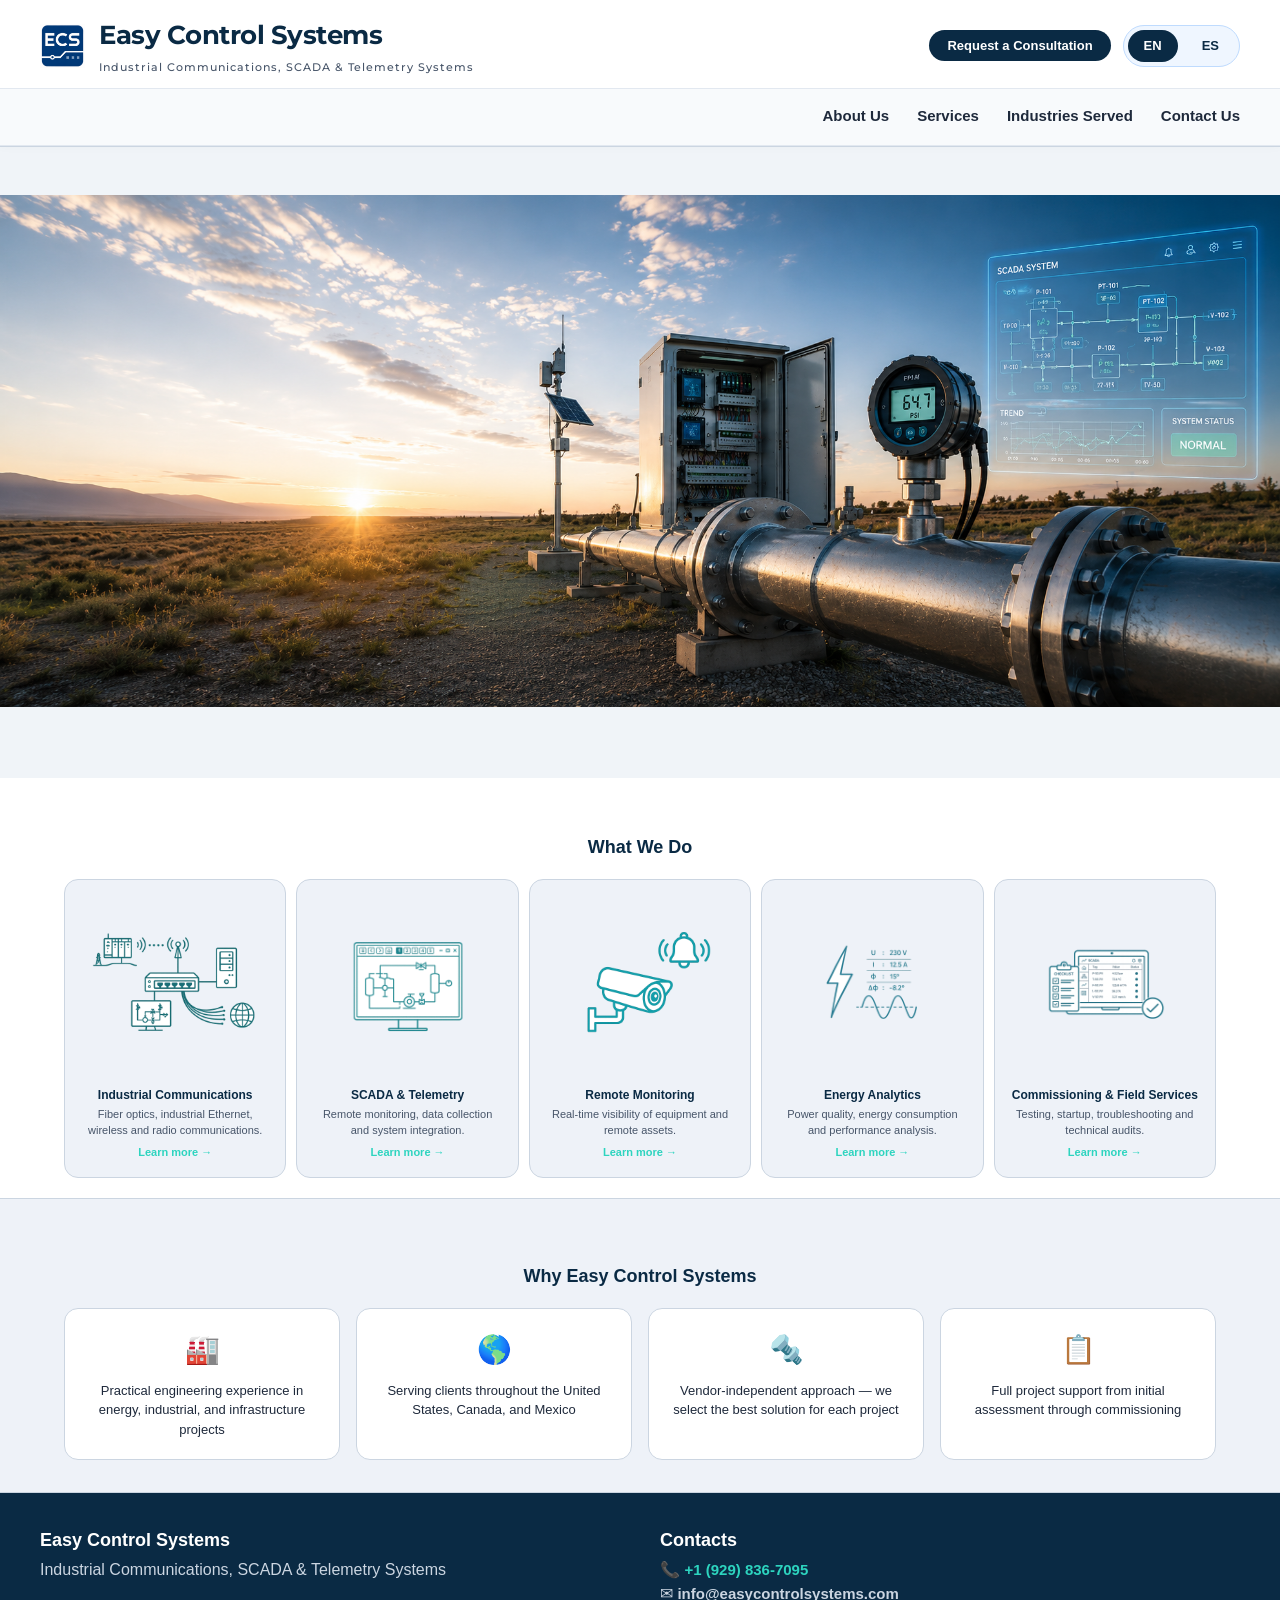
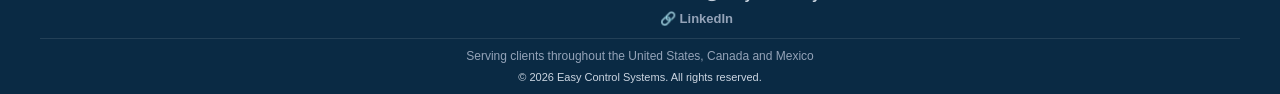
<file: index.html>
<!DOCTYPE html>
<html lang="en">
<head>
  <meta charset="UTF-8" />
  <meta name="viewport" content="width=device-width, initial-scale=1.0, user-scalable=no, maximum-scale=1.0" />
  <title>Easy Control Systems</title>
  <link rel="icon" href="ECS.png" />
  <link rel="shortcut icon" href="ECS.png" />
  <link href="https://fonts.googleapis.com/css2?family=Montserrat:wght@400;500;600;700;800&display=swap" rel="stylesheet">
  <link rel="stylesheet" href="style.css?v=7" />
</head>
<body>

<header>
  <div style="display: flex; justify-content: space-between; align-items: center; padding: 16px 40px 12px 40px;">
    <div style="display: flex; align-items: center; gap: 14px; cursor: pointer;" onclick="handleLogoClick()">
      <img src="ECS.png" alt="ECS logo" style="height: 44px; width: auto;" />
      <div class="logo">
        Easy Control Systems
        <div class="subtitle">Industrial Communications, SCADA &amp; Telemetry Systems</div>
      </div>
    </div>
    <div style="display:flex; align-items:center; gap:12px;">
    <button onclick="showWindow('contacts')" class="btn-consult">Request a Consultation</button>
    <div style="display:flex; gap:8px; background:#eff6ff; border:1px solid #bfdbfe; padding:4px; border-radius:40px; flex-shrink:0;">
      <a href="index.html" class="lang-link active">EN</a>
      <a href="es.html" class="lang-link">ES</a>
    </div>
    </div>
  </div>
  <div style="background: #f8fafc; padding: 10px 40px; border-top: 1px solid #e2e8f0; border-bottom: 1px solid #e2e8f0;">
    <nav style="display: flex; justify-content: flex-end; gap: 28px; flex-wrap: wrap;">
      <a href="#" data-window="about"      class="nav-link">About Us</a>
      <a href="#" data-window="services"   class="nav-link">Services</a>
      <a href="#" data-window="industries" class="nav-link">Industries Served</a>
      <a href="#" data-window="contacts"   class="nav-link">Contact Us</a>
    </nav>
  </div>
</header>

<!-- HOME BANNER -->
<div id="window-home" class="window-content active">
  <img src="Banner.png" alt="ECS Banner" />
</div>

<!-- WHAT WE DO -->
<section class="wwd-section" id="wwd-section">
  <div class="wwd-inner">
    <h2 class="wwd-heading">What We Do</h2>
    <div class="what-we-do-grid">
      <div class="wwd-card" onclick="navigateToSection('networks')">
        <div class="wwd-icon"><img src="01_Industria_Communications.png" alt="Industrial Communications" /></div>
        <div class="wwd-title">Industrial Communications</div>
        <div class="wwd-desc">Fiber optics, industrial Ethernet, wireless and radio communications.</div>
        <div class="wwd-arrow">Learn more →</div>
      </div>
      <div class="wwd-card" onclick="navigateToSection('scada')">
        <div class="wwd-icon"><img src="02_SCADA_Telemetry.png" alt="SCADA & Telemetry" /></div>
        <div class="wwd-title">SCADA &amp; Telemetry</div>
        <div class="wwd-desc">Remote monitoring, data collection and system integration.</div>
        <div class="wwd-arrow">Learn more →</div>
      </div>
      <div class="wwd-card" onclick="navigateToSection('monitoring')">
        <div class="wwd-icon"><img src="03_Remote_Monitoring.png" alt="Remote Monitoring" /></div>
        <div class="wwd-title">Remote Monitoring</div>
        <div class="wwd-desc">Real-time visibility of equipment and remote assets.</div>
        <div class="wwd-arrow">Learn more →</div>
      </div>
      <div class="wwd-card" onclick="navigateToSection('energy')">
        <div class="wwd-icon"><img src="04_Energy_Analytics.png" alt="Energy Analytics" /></div>
        <div class="wwd-title">Energy Analytics</div>
        <div class="wwd-desc">Power quality, energy consumption and performance analysis.</div>
        <div class="wwd-arrow">Learn more →</div>
      </div>
      <div class="wwd-card" onclick="navigateToSection('commissioning')">
        <div class="wwd-icon"><img src="05_Commissioning.png" alt="Commissioning" /></div>
        <div class="wwd-title">Commissioning &amp; Field Services</div>
        <div class="wwd-desc">Testing, startup, troubleshooting and technical audits.</div>
        <div class="wwd-arrow">Learn more →</div>
      </div>
    </div>
  </div>
</section>


<!-- WHY ECS -->
<section class="why-section" id="why-section">
  <div class="wwd-inner">
    <h2 class="wwd-heading">Why Easy Control Systems</h2>
    <div class="why-grid">
      <div class="why-item">
        <div class="why-icon">🏭</div>
        <div class="why-text">Practical engineering experience in energy, industrial, and infrastructure projects</div>
      </div>
      <div class="why-item">
        <div class="why-icon">🌎</div>
        <div class="why-text">Serving clients throughout the United States, Canada, and Mexico</div>
      </div>
      <div class="why-item">
        <div class="why-icon">🔩</div>
        <div class="why-text">Vendor-independent approach — we select the best solution for each project</div>
      </div>
      <div class="why-item">
        <div class="why-icon">📋</div>
        <div class="why-text">Full project support from initial assessment through commissioning</div>
      </div>
    </div>
  </div>
</section>

<main class="container">

  <div id="window-about" class="window-content">
    <h1>About Us</h1>

    <p>Easy Control Systems is an engineering company specializing in industrial communications, remote monitoring, SCADA, and telemetry systems.</p>
    <p>We help businesses gain reliable visibility into their operations, monitor remote assets, identify issues before they become costly failures, and make informed decisions based on real-time data.</p>
    <p>Our services include the design, implementation, modernization, and technical support of communication and automation systems for industrial, commercial, and infrastructure facilities.</p>
    <p>We work with projects of various sizes, ranging from small commercial operations to utility, energy, manufacturing, and remote industrial sites.</p>

    <h2>Our Approach</h2>
    <p>Every facility has unique requirements. That is why we do not offer one-size-fits-all solutions.</p>
    <p>Each project begins with a review of the existing infrastructure, operational requirements, and business objectives. Based on this assessment, we develop a practical engineering solution that delivers the required reliability, functionality, and long-term value.</p>
    <p>We focus on proven technologies and engineering practices that provide dependable performance and sustainable operation for years to come.</p>

    <h2>What Our Clients Gain</h2>
    <ul style="margin-left: 24px; margin-bottom: 20px;">
      <li>Improved reliability of equipment and critical systems</li>
      <li>Remote monitoring and control from virtually anywhere</li>
      <li>Early detection of faults and abnormal operating conditions</li>
      <li>Reduced operational and maintenance costs</li>
      <li>Centralized data collection, storage, and analysis</li>
      <li>Engineering support throughout the entire project lifecycle</li>
    </ul>

    <h2>Geographic Coverage</h2>
    <p>We provide engineering services throughout the United States, Canada, and Mexico.</p>

    <h2>Documentation and Support</h2>
    <p>Upon project completion, clients receive a complete set of technical documentation required for operation, maintenance, and future expansion of the system.</p>
    <p>When needed, we continue to provide technical support, system upgrades, and modernization services.</p>

    <div style="margin-top: 48px; padding: 32px; background: var(--ecs-light); border-radius: 16px; text-align: center;">
      <h3 style="color: var(--ecs-deep); margin-bottom: 12px;">Ready to Discuss Your Project?</h3>
      <p style="color: var(--ecs-text-light); margin-bottom: 24px;">Whether you need remote monitoring, SCADA integration, industrial communications, or modernization of an existing system, we would be glad to discuss your project and help identify the right solution.</p>
      <button onclick="showWindow('contacts')" class="btn-consult" style="font-size: 15px; padding: 12px 32px;">Request a Consultation</button>
    </div>
  </div>

  <div id="window-services" class="window-content">
    <h1>Services</h1>

    <p>Easy Control Systems provides engineering services in industrial communications, remote monitoring, SCADA, telemetry, energy management, and supporting infrastructure systems.</p>
    <p>We help organizations design, deploy, modernize, and maintain systems that improve operational visibility, increase reliability, reduce downtime, and provide access to critical information in real time.</p>

    <h2>Network Infrastructure &amp; Communications</h2>
    <p>Design, deployment, modernization, and technical support of communication networks for industrial, commercial, and infrastructure facilities.</p>
    <ul style="margin-left: 24px; margin-bottom: 20px;">
      <li>Fiber optic networks</li>
      <li>Industrial Ethernet networks</li>
      <li>Wireless and radio communication systems</li>
      <li>Connectivity solutions for remote sites</li>
      <li>Network troubleshooting and fault recovery</li>
      <li>Restoration of damaged infrastructure</li>
      <li>Network equipment configuration and optimization</li>
      <li>Redundant communication systems</li>
      <li>Integration of remote sites into centralized monitoring platforms</li>
    </ul>

    <h2>SCADA, Telemetry &amp; Remote Monitoring</h2>
    <p>Design and implementation of remote monitoring, supervisory control, and data acquisition systems.</p>
    <ul style="margin-left: 24px; margin-bottom: 20px;">
      <li>SCADA system design and deployment</li>
      <li>Integration of PLCs, RTUs, RTACs, IEDs, and other field equipment, including remote I/O devices</li>
      <li>Remote access configuration</li>
      <li>Historical data archiving and analysis</li>
      <li>Alarm and notification systems</li>
      <li>Multi-vendor equipment integration</li>
      <li>Modernization of existing systems</li>
      <li>Cloud-based and on-premise monitoring solutions</li>
      <li>Remote monitoring and control through computers and mobile devices</li>
    </ul>
    <p><strong>Supported Protocols:</strong> DNP3, Modbus TCP (RTU, ASCII), IEC 60870-5-104 (101, 103), OPC UA (DA), EtherNet/IP, IEC 61850, MQTT, BACnet, and other industry-standard protocols.</p>

    <h2>Video Surveillance &amp; Remote Monitoring</h2>
    <p>Design, deployment, modernization, and technical support of video surveillance systems for commercial, industrial, and remote facilities.</p>
    <ul style="margin-left: 24px; margin-bottom: 20px;">
      <li>IP video surveillance systems</li>
      <li>Remote viewing and video archiving</li>
      <li>Integration with existing network infrastructure</li>
      <li>Upgrades of existing surveillance systems</li>
      <li>Diagnostics and system recovery</li>
      <li>Centralized site monitoring</li>
    </ul>
    <p>For facilities requiring an additional level of security, alarm video verification services can be arranged. When an alarm event occurs, an assigned operator reviews the situation in real time, analyzes recorded footage, and determines the appropriate response. Depending on project requirements, monitoring services may be provided on a scheduled basis or around the clock.</p>
    <ul style="margin-left: 24px; margin-bottom: 20px;">
      <li>Real-time alarm verification</li>
      <li>Video review and incident confirmation</li>
      <li>Notification of responsible personnel</li>
      <li>Escalation according to predefined response procedures</li>
      <li>Incident reporting and documentation</li>
    </ul>

    <h2>Energy Monitoring, Power Quality &amp; Equipment Performance Analysis</h2>
    <p>Monitoring and analytical solutions for electricity, water, gas, and other utility systems.</p>
    <ul style="margin-left: 24px; margin-bottom: 20px;">
      <li>Utility meter data acquisition</li>
      <li>Centralized data storage and reporting</li>
      <li>Resource consumption analysis</li>
      <li>Identification of losses and inefficiencies</li>
      <li>Equipment performance monitoring</li>
      <li>Process monitoring and optimization</li>
      <li>Energy efficiency improvement programs</li>
    </ul>
    <p><strong>Power Quality Analysis:</strong></p>
    <ul style="margin-left: 24px; margin-bottom: 20px;">
      <li>Voltage and current monitoring</li>
      <li>Detection of sags, swells, and interruptions</li>
      <li>Power factor analysis</li>
      <li>Harmonic distortion analysis</li>
      <li>Identification of electrical system issues</li>
      <li>Recommendations for improving power quality</li>
    </ul>
    <p><strong>Equipment Performance Assessment:</strong></p>
    <ul style="margin-left: 24px; margin-bottom: 20px;">
      <li>Monitoring actual energy consumption</li>
      <li>Comparing energy usage against production output</li>
      <li>Detecting abnormal operating conditions</li>
      <li>Early identification of equipment degradation</li>
      <li>Support for predictive maintenance programs</li>
      <li>Recommendations for reducing operating costs</li>
    </ul>

    <h2>Commissioning &amp; Technical Audits</h2>
    <p>Inspection, testing, commissioning, and optimization of new and existing systems.</p>
    <ul style="margin-left: 24px; margin-bottom: 20px;">
      <li>Site assessments and pre-project surveys</li>
      <li>Technical audits of existing systems</li>
      <li>Commissioning and startup support</li>
      <li>Functional testing and verification</li>
      <li>Communication and automation system validation</li>
      <li>Installation quality inspections</li>
      <li>Documentation and reporting</li>
      <li>Modernization recommendations</li>
    </ul>

    <div style="margin-top: 48px; padding: 32px; background: var(--ecs-light); border-radius: 16px; text-align: center;">
      <h3 style="color: var(--ecs-deep); margin-bottom: 12px;">Don't See Your Requirement Listed?</h3>
      <p style="color: var(--ecs-text-light); margin-bottom: 24px;">Contact us to discuss your project. We will be glad to help identify the most practical and cost-effective solution for your facility.</p>
      <button onclick="showWindow('contacts')" class="btn-consult" style="font-size: 15px; padding: 12px 32px;">Request a Consultation</button>
    </div>
  </div>

  <div id="window-industries" class="window-content">
    <h1>Industries Served</h1>

    <p>Easy Control Systems supports a wide range of commercial, industrial, utility, and infrastructure facilities.</p>
    <p>While every site has unique requirements, most projects share common goals: improving reliability, reducing operating costs, enabling remote visibility, and providing timely access to critical information.</p>

    <h2>Commercial Facilities</h2>
    <p>Modern monitoring and automation systems help property owners and operators maintain visibility into equipment performance and building infrastructure.</p>
    <p><strong>Typical Facilities:</strong> retail stores, commercial properties, office buildings, hotels and motels, gas stations, privately owned infrastructure assets.</p>
    <ul style="margin-left: 24px; margin-bottom: 20px;">
      <li>Video surveillance systems</li>
      <li>Energy monitoring</li>
      <li>Remote equipment monitoring</li>
      <li>Alarm and notification systems</li>
      <li>Building infrastructure monitoring</li>
    </ul>

    <h2>Warehousing &amp; Logistics</h2>
    <p>Reliable monitoring of facility infrastructure helps prevent downtime, product loss, and unexpected maintenance costs.</p>
    <p><strong>Typical Facilities:</strong> warehouses, cold storage facilities, distribution centers, logistics hubs.</p>
    <ul style="margin-left: 24px; margin-bottom: 20px;">
      <li>Refrigeration monitoring</li>
      <li>Temperature and humidity monitoring</li>
      <li>Video surveillance</li>
      <li>Energy consumption monitoring</li>
      <li>Remote fault notifications</li>
    </ul>

    <h2>Agriculture</h2>
    <p>Remote monitoring provides visibility into equipment and processes across geographically dispersed facilities.</p>
    <p><strong>Typical Facilities:</strong> livestock operations, greenhouses, agricultural production facilities, irrigation systems, pumping stations.</p>
    <ul style="margin-left: 24px; margin-bottom: 20px;">
      <li>Pump monitoring</li>
      <li>Water level monitoring</li>
      <li>Alarm systems</li>
      <li>Utility consumption monitoring</li>
      <li>Remote site monitoring</li>
    </ul>

    <h2>Water &amp; Wastewater</h2>
    <p>Modern monitoring systems improve infrastructure reliability and reduce maintenance costs.</p>
    <p><strong>Typical Facilities:</strong> pumping stations, storage tanks, water treatment facilities, wastewater treatment plants, distribution systems.</p>
    <ul style="margin-left: 24px; margin-bottom: 20px;">
      <li>Pressure and flow monitoring</li>
      <li>Equipment monitoring</li>
      <li>SCADA and telemetry systems</li>
      <li>Utility consumption monitoring</li>
      <li>Emergency notification systems</li>
    </ul>

    <h2>Manufacturing</h2>
    <p>Monitoring and analytics solutions help improve operational efficiency and reduce unplanned downtime.</p>
    <p><strong>Typical Facilities:</strong> production lines, manufacturing equipment, plant infrastructure systems, auxiliary systems.</p>
    <ul style="margin-left: 24px; margin-bottom: 20px;">
      <li>SCADA systems</li>
      <li>Production data collection</li>
      <li>Energy monitoring</li>
      <li>Equipment performance analysis</li>
      <li>Production reporting</li>
    </ul>

    <h2>Transportation Infrastructure</h2>
    <p>Reliable communications and monitoring systems play a critical role in the safe operation of transportation assets.</p>
    <p><strong>Typical Facilities:</strong> movable bridges, road tunnels, stormwater pumping stations, transportation hubs, roadway infrastructure.</p>
    <ul style="margin-left: 24px; margin-bottom: 20px;">
      <li>Industrial communications networks</li>
      <li>SCADA and supervisory systems</li>
      <li>Video surveillance</li>
      <li>Public notification systems</li>
      <li>Equipment monitoring</li>
    </ul>

    <h2>Renewable Energy</h2>
    <p>Remote monitoring and data collection provide visibility into system performance and support efficient operation.</p>
    <p><strong>Typical Facilities:</strong> solar power plants, Battery Energy Storage Systems (BESS), wind energy facilities.</p>
    <ul style="margin-left: 24px; margin-bottom: 20px;">
      <li>Performance reporting</li>
      <li>Equipment monitoring</li>
      <li>Inverter monitoring</li>
      <li>Production analytics</li>
      <li>Remote asset management</li>
    </ul>

    <h2>Electric Utilities</h2>
    <p>Modern monitoring and supervisory systems support reliable operation of electrical infrastructure.</p>
    <p><strong>Typical Facilities:</strong> substations, distribution networks, utility infrastructure, revenue and technical metering systems.</p>
    <ul style="margin-left: 24px; margin-bottom: 20px;">
      <li>SCADA systems</li>
      <li>Telemetry systems</li>
      <li>Power quality analysis</li>
      <li>Grid monitoring</li>
      <li>Remote access solutions</li>
    </ul>

    <h2>Oil &amp; Gas</h2>
    <p>Remote oil and gas facilities require highly reliable communications, monitoring, and control systems.</p>
    <p><strong>Typical Facilities:</strong> production sites, pumping stations, tank farms, remote industrial facilities, field infrastructure systems.</p>
    <ul style="margin-left: 24px; margin-bottom: 20px;">
      <li>Remote telemetry systems</li>
      <li>Industrial communications networks</li>
      <li>Pump monitoring</li>
      <li>Tank monitoring</li>
      <li>Emergency notification systems</li>
      <li>Video surveillance</li>
    </ul>

    <div style="margin-top: 48px; padding: 32px; background: var(--ecs-light); border-radius: 16px; text-align: center;">
      <h3 style="color: var(--ecs-deep); margin-bottom: 12px;">Don't See Your Industry Listed?</h3>
      <p style="color: var(--ecs-text-light); margin-bottom: 24px;">Many engineering solutions can be adapted to a wide range of facilities and operational requirements. If your industry is not listed, we would be happy to discuss your project.</p>
      <button onclick="showWindow('contacts')" class="btn-consult" style="font-size: 15px; padding: 12px 32px;">Request a Consultation</button>
    </div>
  </div>

  <div id="window-contacts" class="window-content">
    <h1>Contact Us</h1>
    <p>We support clients throughout the United States, Canada, and Mexico. Most engagements begin with a remote consultation and an initial technical assessment to better understand project objectives and operational requirements.</p>
    <div class="two-col" style="margin-top: 24px;">
      <div class="contact-info">
        <h3 style="margin-top: 0;">Get in Touch</h3>
        <p>Phone<br><a href="tel:+19298367095" class="phone-link" style="color:#2dd4bf;">+1 (929) 836-7095</a></p>
        <p>Email<br><a href="mailto:info@easycontrolsystems.com" style="color:var(--ecs-accent); text-decoration:none;">info@easycontrolsystems.com</a></p>
        <p>LinkedIn<br><a href="https://www.linkedin.com/company/easy-control-systems/" target="_blank" style="color: var(--ecs-accent); text-decoration: none;">Company LinkedIn</a></p>
      </div>
      <div class="contact-info">
        <h3>Send us a Message</h3>
        <div id="form-contacts"></div>
      </div>
    </div>
  </div>

</main>

<footer>
  <div class="footer-grid">
    <div class="left-column">
      <div class="line-1"><h3>Easy Control Systems</h3></div>
      <div class="line-2"><p>Industrial Communications, SCADA &amp; Telemetry Systems</p></div>
    </div>
    <div class="right-column">
      <div class="line-1"><h3>Contacts</h3></div>
      <div class="line-2"><p>📞 <a href="tel:+19298367095" class="phone-link">+1 (929) 836-7095</a></p></div>
      <div class="line-3"><p>✉ <a href="mailto:info@easycontrolsystems.com" class="email-link">info@easycontrolsystems.com</a></p></div>
      <div class="line-4"><p><a href="https://www.linkedin.com/company/easy-control-systems/" target="_blank" style="color: #94a3b8; font-size: 13px; font-weight: 700; text-decoration: none;">🔗 LinkedIn</a></p></div>
    </div>
  </div>
  <div class="footer-copyright">
    <p style="margin-bottom:4px; color:#94a3b8; font-size:12px;">Serving clients throughout the United States, Canada and Mexico</p><p>© 2026 Easy Control Systems. All rights reserved.</p>
  </div>
</footer>

<script>
  let logoClickCount = 0;
  let logoClickTimer = null;
  function handleLogoClick() {
    logoClickCount++;
    clearTimeout(logoClickTimer);
    if (logoClickCount === 3) {
      logoClickCount = 0;
      window.location.href = 'ru.html';
      return;
    }
    logoClickTimer = setTimeout(() => {
      logoClickCount = 0;
      showWindow('home');
    }, 500);
  }

  function createForm(actionUrl) {
    const form = document.createElement('form');
    form.method = 'POST';
    form.action = actionUrl;
    form.enctype = 'multipart/form-data';
    form.innerHTML = `
      <label>Name</label><input name=\"name\" type=\"text\" required />
      <label>Phone</label><input name=\"phone\" type=\"text\" />
      <label>Email</label><input name=\"email\" type=\"email\" required />
      <label>Message</label><textarea name=\"message\" required></textarea>
      <label>Attach a file (max 10 MB)</label>
      <input type=\"file\" name=\"attachment\" accept=\".pdf,.docx,.jpg,.png,.zip\" />
      <input type=\"hidden\" name=\"_subject\" value=\"Request to ECS\" />
      <button class=\"submit\" type=\"submit\">Send</button>
      <div class=\"small-note\">We reply to every message. File size up to 10 MB.</div>`;
    form.addEventListener('submit', function(e) {
      const file = form.querySelector('input[type="file"]').files[0];
      if (file && file.size > 10 * 1024 * 1024) {
        alert('File size must not exceed 10 MB.');
        e.preventDefault();
      }
    });
    return form;
  }

  const formUrl = 'https://formspree.io/f/mdaynnqn';
  document.getElementById('form-contacts')?.appendChild(createForm(formUrl));

  const windows = document.querySelectorAll('.window-content');
  const navLinks = document.querySelectorAll('.nav-link');
  var _skipScroll = false;

  window.showWindow = function(windowId) {
    windows.forEach(win => win.classList.remove('active'));
    const target = document.getElementById(`window-${windowId}`);
    if (target) target.classList.add('active');
    history.pushState({ windowId }, '', `#${windowId}`);
    navLinks.forEach(link => link.classList.remove('active'));
    const activeLink = document.querySelector(`.nav-link[data-window="${windowId}"]`);
    if (activeLink) activeLink.classList.add('active');
    const wwd = document.getElementById('wwd-section');
    const why = document.getElementById('why-section');
    const isHome = windowId === 'home';
    if (wwd) wwd.style.display = isHome ? '' : 'none';
    if (why) why.style.display = isHome ? '' : 'none';
    if (!_skipScroll) window.scrollTo({ top: 0, behavior: 'smooth' });
    _skipScroll = false;
  };

  navLinks.forEach(link => {
    link.addEventListener('click', (e) => {
      e.preventDefault();
      showWindow(link.getAttribute('data-window'));
    });
  });

  const hash = window.location.hash.slice(1);
  if (hash && document.getElementById(`window-${hash}`)) {
    showWindow(hash);
  } else {
    showWindow('home');
  }

  window.addEventListener('popstate', (e) => {
    showWindow(e.state?.windowId || 'home');
  });

  function navigateToSection(sectionKey) {
    var sectionMap = {
      'networks':      'Network Infrastructure',
      'scada':         'SCADA, Telemetry',
      'monitoring':    'Video Surveillance',
      'energy':        'Energy Monitoring',
      'commissioning': 'Commissioning'
    };
    _skipScroll = true;
    showWindow('services');
    setTimeout(function() {
      var headers = document.querySelectorAll('#window-services h2');
      var keyword = sectionMap[sectionKey];
      for (var i = 0; i < headers.length; i++) {
        if (headers[i].textContent.indexOf(keyword) !== -1) {
          var top = headers[i].getBoundingClientRect().top + window.scrollY - 160;
          window.scrollTo({ top: top, behavior: 'smooth' });
          break;
        }
      }
    }, 80);
  }
</script>
</body>
</html>
</file>
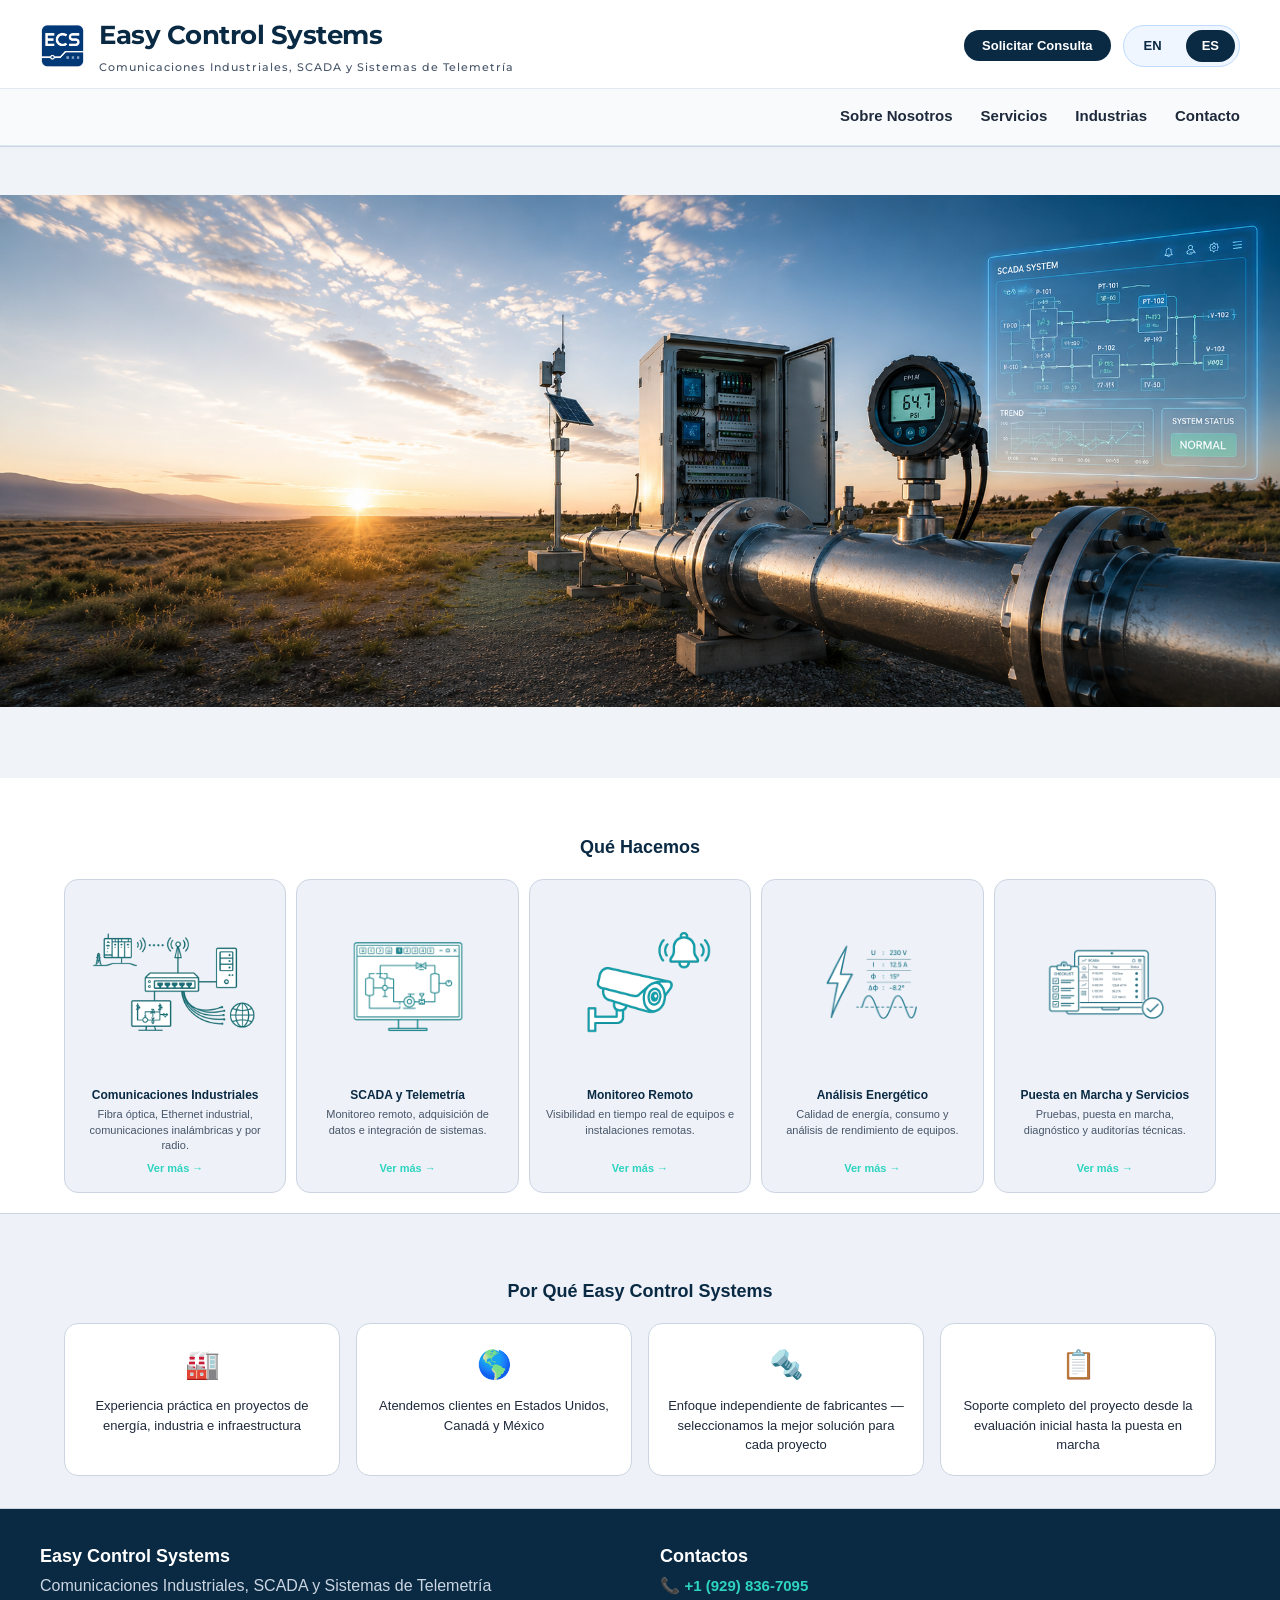
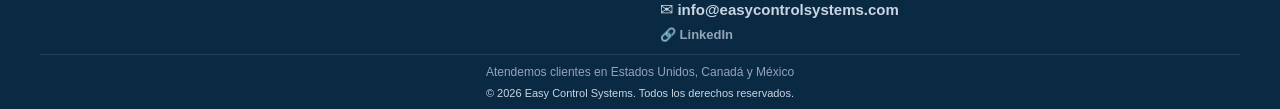
<file: es.html>
<!DOCTYPE html>
<html lang="es">
<head>
  <meta charset="UTF-8" />
  <meta name="viewport" content="width=device-width, initial-scale=1.0, user-scalable=no, maximum-scale=1.0" />
  <title>Easy Control Systems</title>
  <link rel="icon" href="ECS.png" />
  <link rel="shortcut icon" href="ECS.png" />
  <link href="https://fonts.googleapis.com/css2?family=Montserrat:wght@400;500;600;700;800&display=swap" rel="stylesheet">
  <link rel="stylesheet" href="style.css?v=7" />
</head>
<body>

<header>
  <div style="display: flex; justify-content: space-between; align-items: center; padding: 16px 40px 12px 40px;">
    <div style="display: flex; align-items: center; gap: 14px; cursor: pointer;" onclick="handleLogoClick()">
      <img src="ECS.png" alt="ECS logo" style="height: 44px; width: auto;" />
      <div class="logo">
        Easy Control Systems
        <div class="subtitle">Comunicaciones Industriales, SCADA y Sistemas de Telemetría</div>
      </div>
    </div>
    <div style="display:flex; align-items:center; gap:12px;">
    <button onclick="showWindow('contacts')" class="btn-consult">Solicitar Consulta</button>
    <div style="display:flex; gap:8px; background:#eff6ff; border:1px solid #bfdbfe; padding:4px; border-radius:40px; flex-shrink:0;">
      <a href="index.html" class="lang-link">EN</a>
      <a href="es.html" class="lang-link active">ES</a>
    </div>
    </div>
  </div>
  <div style="background: #f8fafc; padding: 10px 40px; border-top: 1px solid #e2e8f0; border-bottom: 1px solid #e2e8f0;">
    <nav style="display: flex; justify-content: flex-end; gap: 28px; flex-wrap: wrap;">
      <a href="#" data-window="about"      class="nav-link">Sobre Nosotros</a>
      <a href="#" data-window="services"   class="nav-link">Servicios</a>
      <a href="#" data-window="industries" class="nav-link">Industrias</a>
      <a href="#" data-window="contacts"   class="nav-link">Contacto</a>
    </nav>
  </div>
</header>

<!-- HOME BANNER -->
<div id="window-home" class="window-content active">
  <img src="Banner.png" alt="ECS Banner" />
</div>

<!-- WHAT WE DO -->
<section class="wwd-section" id="wwd-section">
  <div class="wwd-inner">
    <h2 class="wwd-heading">Qué Hacemos</h2>
    <div class="what-we-do-grid">
      <div class="wwd-card" onclick="navigateToSection('networks')">
        <div class="wwd-icon"><img src="01_Industria_Communications.png" alt="Industrial Communications" /></div>
        <div class="wwd-title">Comunicaciones Industriales</div>
        <div class="wwd-desc">Fibra óptica, Ethernet industrial, comunicaciones inalámbricas y por radio.</div>
        <div class="wwd-arrow">Ver más →</div>
      </div>
      <div class="wwd-card" onclick="navigateToSection('scada')">
        <div class="wwd-icon"><img src="02_SCADA_Telemetry.png" alt="SCADA & Telemetry" /></div>
        <div class="wwd-title">SCADA y Telemetría</div>
        <div class="wwd-desc">Monitoreo remoto, adquisición de datos e integración de sistemas.</div>
        <div class="wwd-arrow">Ver más →</div>
      </div>
      <div class="wwd-card" onclick="navigateToSection('monitoring')">
        <div class="wwd-icon"><img src="03_Remote_Monitoring.png" alt="Remote Monitoring" /></div>
        <div class="wwd-title">Monitoreo Remoto</div>
        <div class="wwd-desc">Visibilidad en tiempo real de equipos e instalaciones remotas.</div>
        <div class="wwd-arrow">Ver más →</div>
      </div>
      <div class="wwd-card" onclick="navigateToSection('energy')">
        <div class="wwd-icon"><img src="04_Energy_Analytics.png" alt="Energy Analytics" /></div>
        <div class="wwd-title">Análisis Energético</div>
        <div class="wwd-desc">Calidad de energía, consumo y análisis de rendimiento de equipos.</div>
        <div class="wwd-arrow">Ver más →</div>
      </div>
      <div class="wwd-card" onclick="navigateToSection('commissioning')">
        <div class="wwd-icon"><img src="05_Commissioning.png" alt="Commissioning" /></div>
        <div class="wwd-title">Puesta en Marcha y Servicios</div>
        <div class="wwd-desc">Pruebas, puesta en marcha, diagnóstico y auditorías técnicas.</div>
        <div class="wwd-arrow">Ver más →</div>
      </div>
    </div>
  </div>
</section>


<!-- WHY ECS -->
<section class="why-section" id="why-section">
  <div class="wwd-inner">
    <h2 class="wwd-heading">Por Qué Easy Control Systems</h2>
    <div class="why-grid">
      <div class="why-item">
        <div class="why-icon">🏭</div>
        <div class="why-text">Experiencia práctica en proyectos de energía, industria e infraestructura</div>
      </div>
      <div class="why-item">
        <div class="why-icon">🌎</div>
        <div class="why-text">Atendemos clientes en Estados Unidos, Canadá y México</div>
      </div>
      <div class="why-item">
        <div class="why-icon">🔩</div>
        <div class="why-text">Enfoque independiente de fabricantes — seleccionamos la mejor solución para cada proyecto</div>
      </div>
      <div class="why-item">
        <div class="why-icon">📋</div>
        <div class="why-text">Soporte completo del proyecto desde la evaluación inicial hasta la puesta en marcha</div>
      </div>
    </div>
  </div>
</section>

<main class="container">

  <div id="window-about" class="window-content">
    <h1>Sobre Nosotros</h1>

    <p>Easy Control Systems es una empresa de ingeniería especializada en comunicaciones industriales, monitoreo remoto, sistemas SCADA y telemetría.</p>
    <p>Ayudamos a las empresas a obtener información confiable sobre sus operaciones, supervisar instalaciones remotas, detectar problemas antes de que se conviertan en fallas costosas y tomar decisiones basadas en datos en tiempo real.</p>
    <p>Nuestros servicios incluyen el diseño, la implementación, la modernización y el soporte técnico de sistemas de comunicación y automatización para instalaciones industriales, comerciales y de infraestructura.</p>
    <p>Trabajamos con proyectos de diferentes tamaños, desde pequeñas empresas hasta instalaciones energéticas, industriales, de servicios públicos y sitios remotos.</p>

    <h2>Nuestro Enfoque</h2>
    <p>Cada instalación tiene necesidades y características propias. Por ello, no ofrecemos soluciones estándar para todos los casos.</p>
    <p>Cada proyecto comienza con una evaluación de la infraestructura existente, los requisitos operativos y los objetivos del cliente. Con base en este análisis, desarrollamos una solución de ingeniería práctica que proporcione la confiabilidad, funcionalidad y rentabilidad necesarias.</p>
    <p>Nos enfocamos en tecnologías comprobadas y buenas prácticas de ingeniería que garanticen un funcionamiento estable y confiable a largo plazo.</p>

    <h2>Beneficios para Nuestros Clientes</h2>
    <ul style="margin-left: 24px; margin-bottom: 20px;">
      <li>Mayor confiabilidad de equipos y sistemas críticos</li>
      <li>Monitoreo y control remoto desde prácticamente cualquier lugar</li>
      <li>Detección temprana de fallas y condiciones anormales</li>
      <li>Reducción de costos operativos y de mantenimiento</li>
      <li>Recolección, almacenamiento y análisis centralizado de datos</li>
      <li>Soporte de ingeniería durante todo el ciclo de vida del proyecto</li>
    </ul>

    <h2>Cobertura Geográfica</h2>
    <p>Prestamos servicios de ingeniería en Estados Unidos, Canadá y México.</p>

    <h2>Documentación y Soporte</h2>
    <p>Al finalizar el proyecto, el cliente recibe un conjunto completo de documentación técnica necesaria para la operación, el mantenimiento y futuras ampliaciones del sistema.</p>
    <p>Cuando es necesario, seguimos brindando soporte técnico, actualizaciones y modernización de los sistemas implementados.</p>

    <div style="margin-top: 48px; padding: 32px; background: var(--ecs-light); border-radius: 16px; text-align: center;">
      <h3 style="color: var(--ecs-deep); margin-bottom: 12px;">¿Listo para Hablar de su Proyecto?</h3>
      <p style="color: var(--ecs-text-light); margin-bottom: 24px;">Ya sea que necesite monitoreo remoto, integración SCADA, comunicaciones industriales o la modernización de un sistema existente, estaremos encantados de analizar su proyecto y ayudarle a encontrar la solución adecuada.</p>
      <button onclick="showWindow('contacts')" class="btn-consult" style="font-size: 15px; padding: 12px 32px;">Solicitar una Consulta</button>
    </div>
  </div>

  <div id="window-services" class="window-content">
    <h1>Servicios</h1>

    <p>Easy Control Systems ofrece servicios de ingeniería en comunicaciones industriales, monitoreo remoto, sistemas SCADA, telemetría, gestión energética e infraestructura tecnológica.</p>
    <p>Ayudamos a las organizaciones a diseñar, implementar, modernizar y mantener sistemas que mejoran la visibilidad operativa, aumentan la confiabilidad, reducen tiempos de inactividad y proporcionan acceso a información crítica en tiempo real.</p>

    <h2>Redes y Comunicaciones</h2>
    <p>Diseño, implementación, modernización y soporte técnico de redes de comunicación para instalaciones industriales, comerciales y de infraestructura.</p>
    <ul style="margin-left: 24px; margin-bottom: 20px;">
      <li>Redes de fibra óptica</li>
      <li>Redes Ethernet industriales</li>
      <li>Sistemas de comunicación inalámbrica y radio</li>
      <li>Soluciones de conectividad para sitios remotos</li>
      <li>Diagnóstico y recuperación de fallas de red</li>
      <li>Restauración de infraestructura dañada</li>
      <li>Configuración y optimización de equipos de red</li>
      <li>Sistemas de comunicación redundantes</li>
      <li>Integración de sitios remotos en plataformas centralizadas de monitoreo</li>
    </ul>

    <h2>SCADA, Telemetría y Monitoreo Remoto</h2>
    <p>Diseño e implementación de sistemas de monitoreo remoto, supervisión y adquisición de datos.</p>
    <ul style="margin-left: 24px; margin-bottom: 20px;">
      <li>Diseño e implementación de sistemas SCADA</li>
      <li>Integración de PLC, RTU, RTAC, IED y otros equipos de campo, incluyendo dispositivos de entrada/salida remota</li>
      <li>Configuración de acceso remoto</li>
      <li>Archivado y análisis de datos históricos</li>
      <li>Sistemas de alarmas y notificaciones</li>
      <li>Integración de equipos de múltiples fabricantes</li>
      <li>Modernización de sistemas existentes</li>
      <li>Soluciones de monitoreo locales y en la nube</li>
      <li>Supervisión y control remoto desde computadoras y dispositivos móviles</li>
    </ul>
    <p><strong>Protocolos Compatibles:</strong> DNP3, Modbus TCP (RTU, ASCII), IEC 60870-5-104 (101, 103), OPC UA (DA), EtherNet/IP, IEC 61850, MQTT, BACnet y otros protocolos industriales.</p>

    <h2>Videovigilancia y Monitoreo Remoto</h2>
    <p>Diseño, implementación, modernización y soporte técnico de sistemas de videovigilancia para instalaciones comerciales, industriales y remotas.</p>
    <ul style="margin-left: 24px; margin-bottom: 20px;">
      <li>Sistemas de videovigilancia IP</li>
      <li>Visualización remota y almacenamiento de grabaciones</li>
      <li>Integración con infraestructuras de red existentes</li>
      <li>Modernización de sistemas de videovigilancia</li>
      <li>Diagnóstico y recuperación de fallas</li>
      <li>Monitoreo centralizado de instalaciones</li>
    </ul>
    <p>Para instalaciones que requieren un nivel adicional de seguridad, se puede organizar un servicio de verificación de alarmas por video. Cuando ocurre un evento de alarma, un operador asignado revisa la situación en tiempo real, analiza las grabaciones y determina la respuesta adecuada. Según las necesidades del proyecto, el servicio puede prestarse en horarios específicos o de forma continua.</p>
    <ul style="margin-left: 24px; margin-bottom: 20px;">
      <li>Verificación de alarmas en tiempo real</li>
      <li>Revisión de video y confirmación de incidentes</li>
      <li>Notificación a personal responsable</li>
      <li>Escalamiento según procedimientos acordados</li>
      <li>Informes y documentación de eventos</li>
    </ul>

    <h2>Monitoreo Energético, Calidad de Energía y Análisis de Rendimiento de Equipos</h2>
    <p>Soluciones para monitorear y analizar el consumo de electricidad, agua, gas y otros recursos.</p>
    <ul style="margin-left: 24px; margin-bottom: 20px;">
      <li>Recolección de datos desde medidores</li>
      <li>Almacenamiento centralizado y generación de reportes</li>
      <li>Análisis del consumo de recursos</li>
      <li>Identificación de pérdidas e ineficiencias</li>
      <li>Monitoreo del rendimiento de equipos</li>
      <li>Supervisión y optimización de procesos</li>
      <li>Programas de mejora de eficiencia energética</li>
    </ul>
    <p><strong>Análisis de Calidad de Energía:</strong></p>
    <ul style="margin-left: 24px; margin-bottom: 20px;">
      <li>Monitoreo de tensión y corriente</li>
      <li>Detección de caídas, sobretensiones e interrupciones</li>
      <li>Análisis del factor de potencia</li>
      <li>Análisis de armónicos</li>
      <li>Identificación de problemas en sistemas eléctricos</li>
      <li>Recomendaciones para mejorar la calidad de energía</li>
    </ul>
    <p><strong>Evaluación del Rendimiento de Equipos:</strong></p>
    <ul style="margin-left: 24px; margin-bottom: 20px;">
      <li>Monitoreo del consumo energético real</li>
      <li>Comparación entre consumo y productividad</li>
      <li>Detección de condiciones anormales de operación</li>
      <li>Identificación temprana de desgaste y degradación</li>
      <li>Apoyo a programas de mantenimiento predictivo</li>
      <li>Recomendaciones para reducir costos operativos</li>
    </ul>

    <h2>Puesta en Marcha y Auditorías Técnicas</h2>
    <p>Inspección, pruebas, puesta en servicio y optimización de sistemas nuevos y existentes.</p>
    <ul style="margin-left: 24px; margin-bottom: 20px;">
      <li>Evaluaciones y estudios previos del sitio</li>
      <li>Auditorías técnicas de sistemas existentes</li>
      <li>Puesta en marcha y soporte durante el arranque</li>
      <li>Pruebas funcionales y verificación</li>
      <li>Validación de sistemas de comunicación y automatización</li>
      <li>Inspección de calidad de instalación</li>
      <li>Documentación e informes</li>
      <li>Recomendaciones para modernización</li>
    </ul>

    <div style="margin-top: 48px; padding: 32px; background: var(--ecs-light); border-radius: 16px; text-align: center;">
      <h3 style="color: var(--ecs-deep); margin-bottom: 12px;">¿No Encuentra el Servicio que Necesita?</h3>
      <p style="color: var(--ecs-text-light); margin-bottom: 24px;">Contáctenos para analizar su proyecto. Estaremos encantados de ayudarle a identificar la solución más práctica y rentable para su instalación.</p>
      <button onclick="showWindow('contacts')" class="btn-consult" style="font-size: 15px; padding: 12px 32px;">Solicitar una Consulta</button>
    </div>
  </div>

  <div id="window-industries" class="window-content">
    <h1>Industrias</h1>

    <p>Easy Control Systems presta servicios a una amplia variedad de instalaciones comerciales, industriales, energéticas y de infraestructura.</p>
    <p>Aunque cada instalación tiene requisitos específicos, la mayoría de los proyectos comparten objetivos comunes: mejorar la confiabilidad, reducir costos operativos, facilitar la supervisión remota y proporcionar acceso oportuno a información crítica.</p>

    <h2>Instalaciones Comerciales</h2>
    <p>Los sistemas modernos de monitoreo y automatización ayudan a propietarios y operadores a mantener el control sobre el estado de los equipos y la infraestructura.</p>
    <p><strong>Instalaciones Típicas:</strong> tiendas y comercios, propiedades comerciales, edificios de oficinas, hoteles y moteles, estaciones de servicio, infraestructura privada.</p>
    <ul style="margin-left: 24px; margin-bottom: 20px;">
      <li>Sistemas de videovigilancia</li>
      <li>Monitoreo energético</li>
      <li>Supervisión remota de equipos</li>
      <li>Sistemas de alarmas y notificaciones</li>
      <li>Monitoreo de infraestructura</li>
    </ul>

    <h2>Almacenes y Logística</h2>
    <p>El monitoreo confiable de la infraestructura ayuda a prevenir tiempos de inactividad, pérdidas de productos y gastos imprevistos.</p>
    <p><strong>Instalaciones Típicas:</strong> almacenes, cámaras frigoríficas, centros de distribución, centros logísticos.</p>
    <ul style="margin-left: 24px; margin-bottom: 20px;">
      <li>Monitoreo de refrigeración</li>
      <li>Control de temperatura y humedad</li>
      <li>Videovigilancia</li>
      <li>Monitoreo del consumo energético</li>
      <li>Notificaciones remotas de fallas</li>
    </ul>

    <h2>Agricultura</h2>
    <p>El monitoreo remoto proporciona visibilidad sobre equipos y procesos en instalaciones distribuidas geográficamente.</p>
    <p><strong>Instalaciones Típicas:</strong> explotaciones ganaderas, invernaderos, instalaciones agrícolas, sistemas de riego, estaciones de bombeo.</p>
    <ul style="margin-left: 24px; margin-bottom: 20px;">
      <li>Monitoreo de bombas</li>
      <li>Monitoreo de niveles de agua</li>
      <li>Sistemas de alarmas</li>
      <li>Monitoreo de consumo de servicios</li>
      <li>Supervisión remota de instalaciones</li>
    </ul>

    <h2>Agua y Aguas Residuales</h2>
    <p>Los sistemas modernos de monitoreo mejoran la confiabilidad de la infraestructura y reducen los costos de mantenimiento.</p>
    <p><strong>Instalaciones Típicas:</strong> estaciones de bombeo, tanques de almacenamiento, plantas de tratamiento de agua, plantas de tratamiento de aguas residuales, redes de distribución.</p>
    <ul style="margin-left: 24px; margin-bottom: 20px;">
      <li>Monitoreo de presión y caudal</li>
      <li>Supervisión de equipos</li>
      <li>Sistemas SCADA y telemetría</li>
      <li>Monitoreo de consumo de recursos</li>
      <li>Sistemas de notificación de emergencias</li>
    </ul>

    <h2>Manufactura</h2>
    <p>Las soluciones de monitoreo y análisis ayudan a mejorar la eficiencia operativa y reducir paradas no planificadas.</p>
    <p><strong>Instalaciones Típicas:</strong> líneas de producción, equipos industriales, infraestructura de planta, sistemas auxiliares.</p>
    <ul style="margin-left: 24px; margin-bottom: 20px;">
      <li>Sistemas SCADA</li>
      <li>Recolección de datos de producción</li>
      <li>Monitoreo energético</li>
      <li>Análisis de rendimiento de equipos</li>
      <li>Informes de producción</li>
    </ul>

    <h2>Infraestructura de Transporte</h2>
    <p>Los sistemas confiables de comunicación y monitoreo desempeñan un papel fundamental en la operación segura de los activos de transporte.</p>
    <p><strong>Instalaciones Típicas:</strong> puentes móviles, túneles carreteros, estaciones de bombeo pluvial, centros de transporte, infraestructura vial.</p>
    <ul style="margin-left: 24px; margin-bottom: 20px;">
      <li>Redes de comunicaciones industriales</li>
      <li>Sistemas SCADA y supervisión</li>
      <li>Videovigilancia</li>
      <li>Sistemas de notificación</li>
      <li>Monitoreo de equipos</li>
    </ul>

    <h2>Energías Renovables</h2>
    <p>El monitoreo remoto y la recopilación de datos proporcionan visibilidad sobre el rendimiento de los activos energéticos.</p>
    <p><strong>Instalaciones Típicas:</strong> plantas solares, sistemas de almacenamiento de energía (BESS), instalaciones eólicas.</p>
    <ul style="margin-left: 24px; margin-bottom: 20px;">
      <li>Informes de desempeño</li>
      <li>Monitoreo de equipos</li>
      <li>Monitoreo de inversores</li>
      <li>Análisis de producción</li>
      <li>Gestión remota de activos</li>
    </ul>

    <h2>Servicios Eléctricos</h2>
    <p>Los sistemas modernos de supervisión y monitoreo apoyan la operación confiable de la infraestructura eléctrica.</p>
    <p><strong>Instalaciones Típicas:</strong> subestaciones, redes de distribución, infraestructura eléctrica, sistemas de medición técnica y comercial.</p>
    <ul style="margin-left: 24px; margin-bottom: 20px;">
      <li>Sistemas SCADA</li>
      <li>Sistemas de telemetría</li>
      <li>Análisis de calidad de energía</li>
      <li>Monitoreo de red</li>
      <li>Acceso remoto</li>
    </ul>

    <h2>Petróleo y Gas</h2>
    <p>Las instalaciones remotas del sector de petróleo y gas requieren sistemas altamente confiables de comunicación, monitoreo y control.</p>
    <p><strong>Instalaciones Típicas:</strong> sitios de producción, estaciones de bombeo, parques de tanques, instalaciones industriales remotas, infraestructura de campo.</p>
    <ul style="margin-left: 24px; margin-bottom: 20px;">
      <li>Sistemas de telemetría remota</li>
      <li>Redes de comunicaciones industriales</li>
      <li>Monitoreo de bombas</li>
      <li>Monitoreo de tanques</li>
      <li>Sistemas de notificación de emergencias</li>
      <li>Videovigilancia</li>
    </ul>

    <div style="margin-top: 48px; padding: 32px; background: var(--ecs-light); border-radius: 16px; text-align: center;">
      <h3 style="color: var(--ecs-deep); margin-bottom: 12px;">¿No Encuentra su Industria?</h3>
      <p style="color: var(--ecs-text-light); margin-bottom: 24px;">Muchas soluciones de ingeniería pueden adaptarse a diferentes tipos de instalaciones y necesidades operativas. Si su industria no aparece en la lista, estaremos encantados de analizar su proyecto.</p>
      <button onclick="showWindow('contacts')" class="btn-consult" style="font-size: 15px; padding: 12px 32px;">Solicitar una Consulta</button>
    </div>
  </div>

  <div id="window-contacts" class="window-content">
    <h1>Contacto</h1>
    <p>Atendemos clientes en Estados Unidos, Canadá y México. La mayoría de los proyectos inicia con una consulta remota y una revisión técnica de los requisitos operativos para identificar la solución más adecuada.</p>
    <div class="two-col" style="margin-top: 24px;">
      <div class="contact-info">
        <h3 style="margin-top: 0;">Contáctenos</h3>
        <p>Teléfono<br><a href="tel:+19298367095" class="phone-link" style="color:#2dd4bf;">+1 (929) 836-7095</a></p>
        <p>Email<br><a href="mailto:info@easycontrolsystems.com" style="color:var(--ecs-accent); text-decoration:none;">info@easycontrolsystems.com</a></p>
        <p>LinkedIn<br><a href="https://www.linkedin.com/company/easy-control-systems/" target="_blank" style="color: var(--ecs-accent); text-decoration: none;">Company LinkedIn</a></p>
      </div>
      <div class="contact-info">
        <h3>Envíenos un mensaje</h3>
        <div id="form-contacts"></div>
      </div>
    </div>
  </div>

</main>

<footer>
  <div class="footer-grid">
    <div class="left-column">
      <div class="line-1"><h3>Easy Control Systems</h3></div>
      <div class="line-2"><p>Comunicaciones Industriales, SCADA y Sistemas de Telemetría</p></div>
    </div>
    <div class="right-column">
      <div class="line-1"><h3>Contactos</h3></div>
      <div class="line-2"><p>📞 <a href="tel:+19298367095" class="phone-link">+1 (929) 836-7095</a></p></div>
      <div class="line-3"><p>✉ <a href="mailto:info@easycontrolsystems.com" class="email-link">info@easycontrolsystems.com</a></p></div>
      <div class="line-4"><p><a href="https://www.linkedin.com/company/easy-control-systems/" target="_blank" style="color: #94a3b8; font-size: 13px; font-weight: 700; text-decoration: none;">🔗 LinkedIn</a></p></div>
    </div>
  </div>
  <div class="footer-copyright">
    <p style="margin-bottom:4px; color:#94a3b8; font-size:12px;">Atendemos clientes en Estados Unidos, Canadá y México</p><p>© 2026 Easy Control Systems. Todos los derechos reservados.</p>
  </div>
</footer>

<script>
  let logoClickCount = 0;
  let logoClickTimer = null;
  function handleLogoClick() {
    logoClickCount++;
    clearTimeout(logoClickTimer);
    if (logoClickCount === 3) {
      logoClickCount = 0;
      window.location.href = 'ru.html';
      return;
    }
    logoClickTimer = setTimeout(() => {
      logoClickCount = 0;
      showWindow('home');
    }, 500);
  }

  function createForm(actionUrl) {
    const form = document.createElement('form');
    form.method = 'POST';
    form.action = actionUrl;
    form.enctype = 'multipart/form-data';
    form.innerHTML = `
      <label>Nombre</label><input name=\"name\" type=\"text\" required />
      <label>Teléfono</label><input name=\"phone\" type=\"text\" />
      <label>Email</label><input name=\"email\" type=\"email\" required />
      <label>Mensaje</label><textarea name=\"message\" required></textarea>
      <label>Adjuntar archivo (máx. 10 MB)</label>
      <input type=\"file\" name=\"attachment\" accept=\".pdf,.docx,.jpg,.png,.zip\" />
      <input type=\"hidden\" name=\"_subject\" value=\"Solicitud a ECS\" />
      <button class=\"submit\" type=\"submit\">Enviar</button>
      <div class=\"small-note\">Respondemos a cada mensaje. Tamaño máximo: 10 MB.</div>`;
    form.addEventListener('submit', function(e) {
      const file = form.querySelector('input[type="file"]').files[0];
      if (file && file.size > 10 * 1024 * 1024) {
        alert('El archivo no debe superar 10 MB.');
        e.preventDefault();
      }
    });
    return form;
  }

  const formUrl = 'https://formspree.io/f/mdaynnqn';
  document.getElementById('form-contacts')?.appendChild(createForm(formUrl));

  const windows = document.querySelectorAll('.window-content');
  const navLinks = document.querySelectorAll('.nav-link');
  var _skipScroll = false;

  window.showWindow = function(windowId) {
    windows.forEach(win => win.classList.remove('active'));
    const target = document.getElementById(`window-${windowId}`);
    if (target) target.classList.add('active');
    history.pushState({ windowId }, '', `#${windowId}`);
    navLinks.forEach(link => link.classList.remove('active'));
    const activeLink = document.querySelector(`.nav-link[data-window="${windowId}"]`);
    if (activeLink) activeLink.classList.add('active');
    const wwd = document.getElementById('wwd-section');
    const why = document.getElementById('why-section');
    const isHome = windowId === 'home';
    if (wwd) wwd.style.display = isHome ? '' : 'none';
    if (why) why.style.display = isHome ? '' : 'none';
    if (!_skipScroll) window.scrollTo({ top: 0, behavior: 'smooth' });
    _skipScroll = false;
  };

  navLinks.forEach(link => {
    link.addEventListener('click', (e) => {
      e.preventDefault();
      showWindow(link.getAttribute('data-window'));
    });
  });

  const hash = window.location.hash.slice(1);
  if (hash && document.getElementById(`window-${hash}`)) {
    showWindow(hash);
  } else {
    showWindow('home');
  }

  window.addEventListener('popstate', (e) => {
    showWindow(e.state?.windowId || 'home');
  });

  function navigateToSection(sectionKey) {
    var sectionMap = {
      'networks':      'Redes y Comunicaciones',
      'scada':         'SCADA, Telemetría',
      'monitoring':    'Videovigilancia',
      'energy':        'Monitoreo Energético',
      'commissioning': 'Puesta en Marcha'
    };
    _skipScroll = true;
    showWindow('services');
    setTimeout(function() {
      var headers = document.querySelectorAll('#window-services h2');
      var keyword = sectionMap[sectionKey];
      for (var i = 0; i < headers.length; i++) {
        if (headers[i].textContent.indexOf(keyword) !== -1) {
          var top = headers[i].getBoundingClientRect().top + window.scrollY - 160;
          window.scrollTo({ top: top, behavior: 'smooth' });
          break;
        }
      }
    }, 80);
  }
</script>
</body>
</html>
</file>
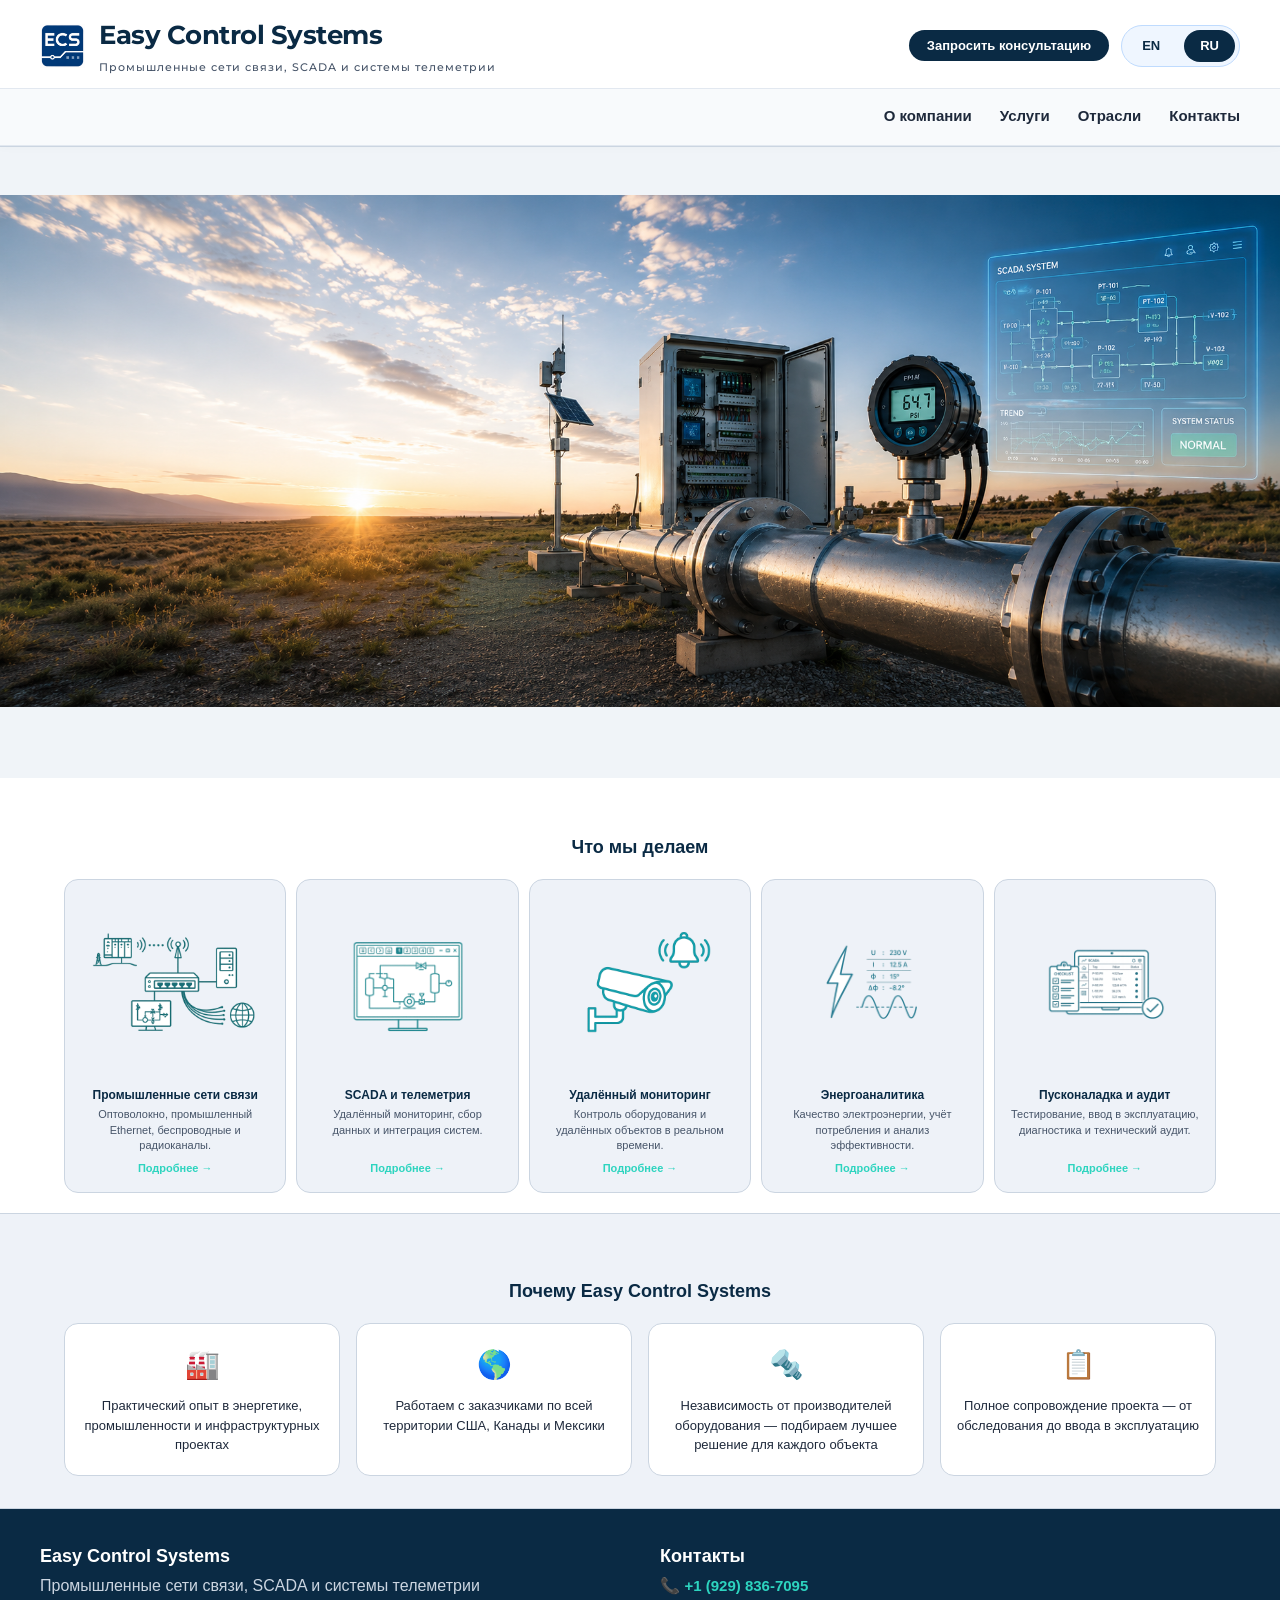
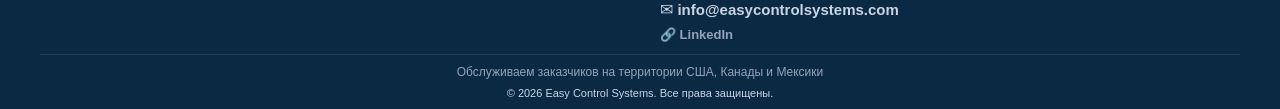
<file: ru.html>
<!DOCTYPE html>
<html lang="ru">
<head>
  <meta charset="UTF-8" />
  <meta name="viewport" content="width=device-width, initial-scale=1.0, user-scalable=no, maximum-scale=1.0" />
  <title>Easy Control Systems</title>
  <link rel="icon" href="ECS.png" />
  <link rel="shortcut icon" href="ECS.png" />
  <link href="https://fonts.googleapis.com/css2?family=Montserrat:wght@400;500;600;700;800&display=swap" rel="stylesheet">
  <link rel="stylesheet" href="style.css?v=7" />
</head>
<body>

<header>
  <div style="display: flex; justify-content: space-between; align-items: center; padding: 16px 40px 12px 40px;">
    <div style="display: flex; align-items: center; gap: 14px; cursor: pointer;" onclick="handleLogoClick()">
      <img src="ECS.png" alt="ECS logo" style="height: 44px; width: auto;" />
      <div class="logo">
        Easy Control Systems
        <div class="subtitle">Промышленные сети связи, SCADA и системы телеметрии</div>
      </div>
    </div>
    <div style="display:flex; align-items:center; gap:12px;">
    <button onclick="showWindow('contacts')" class="btn-consult">Запросить консультацию</button>
    <div style="display:flex; gap:8px; background:#eff6ff; border:1px solid #bfdbfe; padding:4px; border-radius:40px; flex-shrink:0;">
      <a href="index.html" class="lang-link">EN</a>
      <a href="ru.html" class="lang-link active">RU</a>
    </div>
    </div>
  </div>
  <div style="background: #f8fafc; padding: 10px 40px; border-top: 1px solid #e2e8f0; border-bottom: 1px solid #e2e8f0;">
    <nav style="display: flex; justify-content: flex-end; gap: 28px; flex-wrap: wrap;">
      <a href="#" data-window="about"      class="nav-link">О компании</a>
      <a href="#" data-window="services"   class="nav-link">Услуги</a>
      <a href="#" data-window="industries" class="nav-link">Отрасли</a>
      <a href="#" data-window="contacts"   class="nav-link">Контакты</a>
    </nav>
  </div>
</header>

<!-- HOME BANNER -->
<div id="window-home" class="window-content active">
  <img src="Banner.png" alt="ECS Banner" />
</div>

<!-- WHAT WE DO -->
<section class="wwd-section" id="wwd-section">
  <div class="wwd-inner">
    <h2 class="wwd-heading">Что мы делаем</h2>
    <div class="what-we-do-grid">
      <div class="wwd-card" onclick="navigateToSection('networks')">
        <div class="wwd-icon"><img src="01_Industria_Communications.png" alt="Industrial Communications" /></div>
        <div class="wwd-title">Промышленные сети связи</div>
        <div class="wwd-desc">Оптоволокно, промышленный Ethernet, беспроводные и радиоканалы.</div>
        <div class="wwd-arrow">Подробнее →</div>
      </div>
      <div class="wwd-card" onclick="navigateToSection('scada')">
        <div class="wwd-icon"><img src="02_SCADA_Telemetry.png" alt="SCADA & Telemetry" /></div>
        <div class="wwd-title">SCADA и телеметрия</div>
        <div class="wwd-desc">Удалённый мониторинг, сбор данных и интеграция систем.</div>
        <div class="wwd-arrow">Подробнее →</div>
      </div>
      <div class="wwd-card" onclick="navigateToSection('monitoring')">
        <div class="wwd-icon"><img src="03_Remote_Monitoring.png" alt="Remote Monitoring" /></div>
        <div class="wwd-title">Удалённый мониторинг</div>
        <div class="wwd-desc">Контроль оборудования и удалённых объектов в реальном времени.</div>
        <div class="wwd-arrow">Подробнее →</div>
      </div>
      <div class="wwd-card" onclick="navigateToSection('energy')">
        <div class="wwd-icon"><img src="04_Energy_Analytics.png" alt="Energy Analytics" /></div>
        <div class="wwd-title">Энергоаналитика</div>
        <div class="wwd-desc">Качество электроэнергии, учёт потребления и анализ эффективности.</div>
        <div class="wwd-arrow">Подробнее →</div>
      </div>
      <div class="wwd-card" onclick="navigateToSection('commissioning')">
        <div class="wwd-icon"><img src="05_Commissioning.png" alt="Commissioning" /></div>
        <div class="wwd-title">Пусконаладка и аудит</div>
        <div class="wwd-desc">Тестирование, ввод в эксплуатацию, диагностика и технический аудит.</div>
        <div class="wwd-arrow">Подробнее →</div>
      </div>
    </div>
  </div>
</section>


<!-- WHY ECS -->
<section class="why-section" id="why-section">
  <div class="wwd-inner">
    <h2 class="wwd-heading">Почему Easy Control Systems</h2>
    <div class="why-grid">
      <div class="why-item">
        <div class="why-icon">🏭</div>
        <div class="why-text">Практический опыт в энергетике, промышленности и инфраструктурных проектах</div>
      </div>
      <div class="why-item">
        <div class="why-icon">🌎</div>
        <div class="why-text">Работаем с заказчиками по всей территории США, Канады и Мексики</div>
      </div>
      <div class="why-item">
        <div class="why-icon">🔩</div>
        <div class="why-text">Независимость от производителей оборудования — подбираем лучшее решение для каждого объекта</div>
      </div>
      <div class="why-item">
        <div class="why-icon">📋</div>
        <div class="why-text">Полное сопровождение проекта — от обследования до ввода в эксплуатацию</div>
      </div>
    </div>
  </div>
</section>

<main class="container">

  <div id="window-about" class="window-content">
    <h1>О компании</h1>

    <p>Easy Control Systems — инженерная компания, специализирующаяся на системах промышленной связи, удалённого мониторинга, SCADA и телеметрии.</p>
    <p>Мы помогаем предприятиям получать достоверную информацию о состоянии оборудования, контролировать удалённые объекты, своевременно выявлять неисправности и принимать решения на основе реальных данных.</p>
    <p>Основные направления нашей деятельности включают проектирование, внедрение, модернизацию и техническое сопровождение систем связи и автоматизации для промышленных, коммерческих и инфраструктурных объектов.</p>
    <p>Мы работаем с объектами различного масштаба — от небольших коммерческих предприятий до энергетических, производственных и удалённых промышленных площадок.</p>

    <h2>Наш подход</h2>
    <p>Каждый объект имеет свои особенности, поэтому мы не предлагаем типовые решения без предварительного анализа.</p>
    <p>Работа начинается с изучения существующей инфраструктуры, задач заказчика и условий эксплуатации оборудования. На основании полученных данных разрабатывается техническое решение, обеспечивающее требуемую надёжность, функциональность и экономическую эффективность.</p>
    <p>Мы используем проверенные технологии и практические инженерные решения, которые обеспечивают стабильную работу систем на протяжении многих лет.</p>

    <h2>Что получает заказчик</h2>
    <ul style="margin-left: 24px; margin-bottom: 20px;">
      <li>Повышение надёжности оборудования и инженерных систем</li>
      <li>Удалённый контроль объектов из любой точки мира</li>
      <li>Своевременное обнаружение неисправностей и аварийных ситуаций</li>
      <li>Снижение эксплуатационных затрат</li>
      <li>Централизованный сбор, хранение и анализ данных</li>
      <li>Поддержку на всех этапах реализации проекта</li>
    </ul>

    <h2>География работ</h2>
    <p>Мы выполняем проекты на территории США, Канады и Мексики.</p>

    <h2>Документация и сопровождение</h2>
    <p>По завершении работ заказчик получает комплект технической документации, необходимой для эксплуатации, обслуживания и дальнейшего развития системы.</p>
    <p>При необходимости мы обеспечиваем техническую поддержку, модернизацию и расширение внедрённых решений.</p>

    <div style="margin-top: 48px; padding: 32px; background: var(--ecs-light); border-radius: 16px; text-align: center;">
      <h3 style="color: var(--ecs-deep); margin-bottom: 12px;">Готовы обсудить ваш проект?</h3>
      <p style="color: var(--ecs-text-light); margin-bottom: 24px;">Если вам требуется внедрение системы мониторинга, модернизация существующей инфраструктуры, построение промышленной сети связи или интеграция SCADA-системы, свяжитесь с нами для обсуждения возможных решений.</p>
      <button onclick="showWindow('contacts')" class="btn-consult" style="font-size: 15px; padding: 12px 32px;">Запросить консультацию</button>
    </div>
  </div>

  <div id="window-services" class="window-content">
    <h1>Услуги</h1>

    <p>Easy Control Systems предоставляет инженерные услуги в области промышленной связи, удалённого мониторинга, SCADA, телеметрии, технического учёта энергоресурсов и технической инфраструктуры.</p>
    <p>Мы помогаем проектировать, внедрять, модернизировать и сопровождать системы, обеспечивающие надёжную работу оборудования, доступ к данным в режиме реального времени и контроль критически важных процессов.</p>

    <h2>Сети и связь</h2>
    <p>Проектирование, строительство, модернизация и техническое сопровождение сетей передачи данных для промышленных, коммерческих и инфраструктурных объектов.</p>
    <ul style="margin-left: 24px; margin-bottom: 20px;">
      <li>Оптоволоконные линии связи</li>
      <li>Ethernet-сети</li>
      <li>Беспроводные и радиоканалы связи</li>
      <li>Связь для удалённых объектов</li>
      <li>Поиск и устранение неисправностей</li>
      <li>Восстановление повреждённой инфраструктуры</li>
      <li>Настройка сетевого оборудования</li>
      <li>Организация резервных каналов связи</li>
      <li>Подключение удалённых объектов к центральным системам мониторинга</li>
    </ul>

    <h2>SCADA, телеметрия и удалённый мониторинг</h2>
    <p>Разработка и внедрение систем удалённого мониторинга, диспетчеризации и сбора данных для промышленных и коммерческих объектов.</p>
    <ul style="margin-left: 24px; margin-bottom: 20px;">
      <li>Проектирование SCADA-систем</li>
      <li>Интеграция PLC, RTU, RTAC, IED и другого полевого оборудования, включая устройства удалённого ввода/вывода</li>
      <li>Настройка удалённого доступа</li>
      <li>Архивация и анализ данных</li>
      <li>Системы оповещений и тревог</li>
      <li>Интеграция оборудования различных производителей</li>
      <li>Модернизация существующих систем</li>
      <li>Облачные и локальные системы мониторинга</li>
      <li>Удалённый контроль объектов через компьютер и мобильные устройства</li>
    </ul>
    <p><strong>Поддерживаемые протоколы:</strong> DNP3, Modbus TCP (RTU, ASCII), IEC 60870-5-104 (101, 103), OPC UA (DA), EtherNet/IP, IEC 61850, MQTT, BACnet и другие.</p>

    <h2>Видеонаблюдение и удалённый контроль</h2>
    <p>Проектирование, внедрение, модернизация и техническое сопровождение систем видеонаблюдения для коммерческих, промышленных и удалённых объектов.</p>
    <ul style="margin-left: 24px; margin-bottom: 20px;">
      <li>IP-видеонаблюдение</li>
      <li>Удалённый просмотр и архивирование записей</li>
      <li>Интеграция с существующей сетевой инфраструктурой</li>
      <li>Модернизация действующих систем</li>
      <li>Диагностика и восстановление работоспособности</li>
      <li>Централизованный мониторинг объектов</li>
    </ul>
    <p>Для объектов, требующих повышенного уровня безопасности, может быть организована услуга видеоверификации тревог. При поступлении тревожного события назначенный оператор выполняет проверку ситуации в режиме реального времени, анализирует видеоархив и определяет необходимость дальнейшего реагирования. В зависимости от требований проекта услуга может предоставляться по согласованному графику либо круглосуточно.</p>
    <ul style="margin-left: 24px; margin-bottom: 20px;">
      <li>Проверка тревожных событий в режиме реального времени</li>
      <li>Анализ видеоархива и подтверждение инцидентов</li>
      <li>Уведомление ответственных лиц</li>
      <li>Передача информации службам реагирования по согласованной процедуре</li>
      <li>Подготовка отчётов по событиям</li>
    </ul>

    <h2>Технический учёт энергоресурсов и анализ эффективности оборудования</h2>
    <p>Системы мониторинга, сбора и анализа данных о потреблении электроэнергии, воды, газа и других ресурсов.</p>
    <ul style="margin-left: 24px; margin-bottom: 20px;">
      <li>Сбор данных с приборов учёта</li>
      <li>Централизованное хранение информации</li>
      <li>Формирование отчётности</li>
      <li>Анализ потребления ресурсов</li>
      <li>Выявление потерь и неэффективного использования энергии</li>
      <li>Контроль работы оборудования</li>
      <li>Мониторинг технологических процессов</li>
      <li>Поддержка программ энергосбережения</li>
    </ul>
    <p><strong>Анализ качества электроэнергии:</strong></p>
    <ul style="margin-left: 24px; margin-bottom: 20px;">
      <li>Мониторинг напряжения и тока</li>
      <li>Контроль провалов и перенапряжений</li>
      <li>Анализ коэффициента мощности (Power Factor)</li>
      <li>Анализ гармонических искажений</li>
      <li>Выявление причин нестабильной работы оборудования</li>
      <li>Подготовка рекомендаций по улучшению качества электроснабжения</li>
    </ul>
    <p><strong>Анализ эффективности оборудования:</strong></p>
    <ul style="margin-left: 24px; margin-bottom: 20px;">
      <li>Контроль фактического энергопотребления</li>
      <li>Сравнение потребления с производительностью оборудования</li>
      <li>Выявление отклонений от нормального режима работы</li>
      <li>Раннее обнаружение признаков износа и неисправностей</li>
      <li>Поддержка программ предиктивного обслуживания</li>
      <li>Подготовка рекомендаций по снижению эксплуатационных затрат</li>
    </ul>

    <h2>Пусконаладка и технический аудит</h2>
    <p>Проверка, настройка и ввод в эксплуатацию новых и существующих систем.</p>
    <ul style="margin-left: 24px; margin-bottom: 20px;">
      <li>Предпроектное обследование объектов</li>
      <li>Технический аудит существующих решений</li>
      <li>Пусконаладочные работы</li>
      <li>Проверка работоспособности оборудования</li>
      <li>Тестирование систем связи и автоматизации</li>
      <li>Проверка качества монтажа</li>
      <li>Документирование результатов</li>
      <li>Подготовка рекомендаций по модернизации</li>
    </ul>

    <div style="margin-top: 48px; padding: 32px; background: var(--ecs-light); border-radius: 16px; text-align: center;">
      <h3 style="color: var(--ecs-deep); margin-bottom: 12px;">Не нашли нужную услугу?</h3>
      <p style="color: var(--ecs-text-light); margin-bottom: 24px;">Свяжитесь с нами для обсуждения вашей задачи. Мы будем рады помочь подобрать оптимальное решение для вашего объекта.</p>
      <button onclick="showWindow('contacts')" class="btn-consult" style="font-size: 15px; padding: 12px 32px;">Запросить консультацию</button>
    </div>
  </div>

  <div id="window-industries" class="window-content">
    <h1>Отрасли</h1>

    <p>Решения Easy Control Systems применяются в различных отраслях промышленности, энергетики и коммерческой инфраструктуры.</p>
    <p>Несмотря на различия между объектами, большинство задач сводится к повышению надёжности оборудования, удалённому контролю процессов, снижению эксплуатационных затрат и своевременному получению информации о возникающих неисправностях.</p>

    <h2>Коммерческие объекты</h2>
    <p>Системы мониторинга и автоматизации помогают владельцам коммерческой недвижимости получать оперативную информацию о состоянии оборудования и инженерных систем.</p>
    <p><strong>Типовые объекты:</strong> магазины, торговые объекты, офисные здания, отели и мотели, автозаправочные станции, частные инженерные объекты.</p>
    <ul style="margin-left: 24px; margin-bottom: 20px;">
      <li>Видеонаблюдение</li>
      <li>Контроль энергопотребления</li>
      <li>Удалённый мониторинг оборудования</li>
      <li>Системы оповещений</li>
      <li>Мониторинг инженерных систем</li>
    </ul>

    <h2>Склады и логистические комплексы</h2>
    <p>Надёжный контроль инженерной инфраструктуры помогает избежать простоев, порчи продукции и незапланированных расходов.</p>
    <p><strong>Типовые объекты:</strong> склады, холодильные склады, логистические центры, распределительные комплексы.</p>
    <ul style="margin-left: 24px; margin-bottom: 20px;">
      <li>Мониторинг холодильного оборудования</li>
      <li>Контроль температуры и влажности</li>
      <li>Видеонаблюдение</li>
      <li>Контроль энергопотребления</li>
      <li>Удалённые уведомления о неисправностях</li>
    </ul>

    <h2>Сельское хозяйство</h2>
    <p>Удалённый контроль позволяет своевременно получать информацию о состоянии оборудования и технологических процессов даже на удалённых объектах.</p>
    <p><strong>Типовые объекты:</strong> животноводческие фермы, тепличные комплексы, овощные хозяйства, системы орошения, насосные станции.</p>
    <ul style="margin-left: 24px; margin-bottom: 20px;">
      <li>Мониторинг насосного оборудования</li>
      <li>Контроль уровня воды</li>
      <li>Системы оповещения</li>
      <li>Учёт энергоресурсов</li>
      <li>Удалённый мониторинг объектов</li>
    </ul>

    <h2>Водоснабжение и водоотведение</h2>
    <p>Современные системы мониторинга позволяют повысить надёжность инженерной инфраструктуры и сократить затраты на обслуживание.</p>
    <p><strong>Типовые объекты:</strong> насосные станции, резервуары, водозаборные сооружения, очистные сооружения, системы распределения воды.</p>
    <ul style="margin-left: 24px; margin-bottom: 20px;">
      <li>Контроль давления и расхода</li>
      <li>Мониторинг оборудования</li>
      <li>SCADA и телеметрия</li>
      <li>Учёт энергоресурсов</li>
      <li>Системы аварийных оповещений</li>
    </ul>

    <h2>Производственные предприятия</h2>
    <p>Контроль технологических процессов и оборудования позволяет повысить эффективность производства и снизить риск внеплановых остановок.</p>
    <p><strong>Типовые объекты:</strong> производственные линии, технологическое оборудование, инженерная инфраструктура предприятий, вспомогательные системы.</p>
    <ul style="margin-left: 24px; margin-bottom: 20px;">
      <li>SCADA-системы</li>
      <li>Сбор производственных данных</li>
      <li>Контроль энергопотребления</li>
      <li>Анализ эффективности оборудования</li>
      <li>Производственная отчётность</li>
    </ul>

    <h2>Транспортная инфраструктура</h2>
    <p>Надёжность связи и систем управления играет критическую роль в обеспечении безопасной эксплуатации транспортных объектов.</p>
    <p><strong>Типовые объекты:</strong> разводные мосты, автомобильные тоннели, насосные станции ливневой канализации, транспортные узлы, объекты дорожной инфраструктуры.</p>
    <ul style="margin-left: 24px; margin-bottom: 20px;">
      <li>Промышленные сети связи</li>
      <li>SCADA и диспетчеризация</li>
      <li>Видеонаблюдение</li>
      <li>Системы оповещения</li>
      <li>Мониторинг оборудования</li>
    </ul>

    <h2>Возобновляемая энергетика</h2>
    <p>Удалённый мониторинг позволяет контролировать работу энергетических объектов и оперативно реагировать на возникающие отклонения.</p>
    <p><strong>Типовые объекты:</strong> солнечные электростанции, системы накопления энергии (BESS), ветрогенераторы.</p>
    <ul style="margin-left: 24px; margin-bottom: 20px;">
      <li>Производственная отчётность</li>
      <li>Мониторинг оборудования</li>
      <li>Контроль инверторов</li>
      <li>Анализ производительности</li>
      <li>Удалённое управление объектами</li>
    </ul>

    <h2>Электроэнергетика</h2>
    <p>Современные системы мониторинга и диспетчеризации позволяют обеспечивать надёжную эксплуатацию энергетической инфраструктуры.</p>
    <p><strong>Типовые объекты:</strong> трансформаторные подстанции, распределительные сети, энергетические объекты, узлы учёта электроэнергии.</p>
    <ul style="margin-left: 24px; margin-bottom: 20px;">
      <li>SCADA-системы</li>
      <li>Телеметрия</li>
      <li>Анализ качества электроэнергии</li>
      <li>Контроль параметров сети</li>
      <li>Удалённый доступ к объектам</li>
    </ul>

    <h2>Нефтегазовая отрасль</h2>
    <p>Удалённые объекты нефтегазовой отрасли предъявляют повышенные требования к надёжности связи, мониторинга и систем управления.</p>
    <p><strong>Типовые объекты:</strong> нефтедобывающие объекты, насосные станции, резервуарные парки, удалённые производственные площадки, инженерная инфраструктура месторождений.</p>
    <ul style="margin-left: 24px; margin-bottom: 20px;">
      <li>Телеметрия удалённых объектов</li>
      <li>Промышленные сети связи</li>
      <li>Контроль насосного оборудования</li>
      <li>Мониторинг резервуаров</li>
      <li>Системы аварийных оповещений</li>
      <li>Видеонаблюдение</li>
    </ul>

    <div style="margin-top: 48px; padding: 32px; background: var(--ecs-light); border-radius: 16px; text-align: center;">
      <h3 style="color: var(--ecs-deep); margin-bottom: 12px;">Не нашли свою отрасль?</h3>
      <p style="color: var(--ecs-text-light); margin-bottom: 24px;">Многие инженерные решения успешно адаптируются под различные типы объектов и задач. Если вашего объекта нет в списке, свяжитесь с нами для обсуждения проекта.</p>
      <button onclick="showWindow('contacts')" class="btn-consult" style="font-size: 15px; padding: 12px 32px;">Запросить консультацию</button>
    </div>
  </div>

  <div id="window-contacts" class="window-content">
    <h1>Контакты</h1>
    <p>Мы работаем с заказчиками по всей территории США, Канады и Мексики. Большинство проектов начинается с удалённой консультации и технического обсуждения требований заказчика.</p>
    <div class="two-col" style="margin-top: 24px;">
      <div class="contact-info">
        <h3 style="margin-top: 0;">Свяжитесь с нами</h3>
        <p>Телефон<br><a href="tel:+19298367095" class="phone-link" style="color:#2dd4bf;">+1 (929) 836-7095</a></p>
        <p>Email<br><a href="mailto:info@easycontrolsystems.com" style="color:var(--ecs-accent); text-decoration:none;">info@easycontrolsystems.com</a></p>
        <p>LinkedIn<br><a href="https://www.linkedin.com/company/easy-control-systems/" target="_blank" style="color: var(--ecs-accent); text-decoration: none;">Company LinkedIn</a></p>
      </div>
      <div class="contact-info">
        <h3>Напишите нам</h3>
        <div id="form-contacts"></div>
      </div>
    </div>
  </div>

</main>

<footer>
  <div class="footer-grid">
    <div class="left-column">
      <div class="line-1"><h3>Easy Control Systems</h3></div>
      <div class="line-2"><p>Промышленные сети связи, SCADA и системы телеметрии</p></div>
    </div>
    <div class="right-column">
      <div class="line-1"><h3>Контакты</h3></div>
      <div class="line-2"><p>📞 <a href="tel:+19298367095" class="phone-link">+1 (929) 836-7095</a></p></div>
      <div class="line-3"><p>✉ <a href="mailto:info@easycontrolsystems.com" class="email-link">info@easycontrolsystems.com</a></p></div>
      <div class="line-4"><p><a href="https://www.linkedin.com/company/easy-control-systems/" target="_blank" style="color: #94a3b8; font-size: 13px; font-weight: 700; text-decoration: none;">🔗 LinkedIn</a></p></div>
    </div>
  </div>
  <div class="footer-copyright">
    <p style="margin-bottom:4px; color:#94a3b8; font-size:12px;">Обслуживаем заказчиков на территории США, Канады и Мексики</p><p>© 2026 Easy Control Systems. Все права защищены.</p>
  </div>
</footer>

<script>
  let logoClickCount = 0;
  let logoClickTimer = null;
  function handleLogoClick() {
    logoClickCount++;
    clearTimeout(logoClickTimer);
    if (logoClickCount === 3) {
      logoClickCount = 0;
      window.location.href = 'index.html';
      return;
    }
    logoClickTimer = setTimeout(() => {
      logoClickCount = 0;
      showWindow('home');
    }, 500);
  }

  function createForm(actionUrl) {
    const form = document.createElement('form');
    form.method = 'POST';
    form.action = actionUrl;
    form.enctype = 'multipart/form-data';
    form.innerHTML = `
      <label>Имя</label><input name=\"name\" type=\"text\" required />
      <label>Телефон</label><input name=\"phone\" type=\"text\" />
      <label>Email</label><input name=\"email\" type=\"email\" required />
      <label>Сообщение</label><textarea name=\"message\" required></textarea>
      <label>Прикрепить файл (макс. 10 МБ)</label>
      <input type=\"file\" name=\"attachment\" accept=\".pdf,.docx,.jpg,.png,.zip\" />
      <input type=\"hidden\" name=\"_subject\" value=\"Запрос в ECS\" />
      <button class=\"submit\" type=\"submit\">Отправить</button>
      <div class=\"small-note\">Мы отвечаем на каждое сообщение. Размер файла до 10 МБ.</div>`;
    form.addEventListener('submit', function(e) {
      const file = form.querySelector('input[type="file"]').files[0];
      if (file && file.size > 10 * 1024 * 1024) {
        alert('Размер файла не должен превышать 10 МБ.');
        e.preventDefault();
      }
    });
    return form;
  }

  const formUrl = 'https://formspree.io/f/mdaynnqn';
  document.getElementById('form-contacts')?.appendChild(createForm(formUrl));

  const windows = document.querySelectorAll('.window-content');
  const navLinks = document.querySelectorAll('.nav-link');
  var _skipScroll = false;

  window.showWindow = function(windowId) {
    windows.forEach(win => win.classList.remove('active'));
    const target = document.getElementById(`window-${windowId}`);
    if (target) target.classList.add('active');
    history.pushState({ windowId }, '', `#${windowId}`);
    navLinks.forEach(link => link.classList.remove('active'));
    const activeLink = document.querySelector(`.nav-link[data-window="${windowId}"]`);
    if (activeLink) activeLink.classList.add('active');
    const wwd = document.getElementById('wwd-section');
    const why = document.getElementById('why-section');
    const isHome = windowId === 'home';
    if (wwd) wwd.style.display = isHome ? '' : 'none';
    if (why) why.style.display = isHome ? '' : 'none';
    if (!_skipScroll) window.scrollTo({ top: 0, behavior: 'smooth' });
    _skipScroll = false;
  };

  navLinks.forEach(link => {
    link.addEventListener('click', (e) => {
      e.preventDefault();
      showWindow(link.getAttribute('data-window'));
    });
  });

  const hash = window.location.hash.slice(1);
  if (hash && document.getElementById(`window-${hash}`)) {
    showWindow(hash);
  } else {
    showWindow('home');
  }

  window.addEventListener('popstate', (e) => {
    showWindow(e.state?.windowId || 'home');
  });

  function navigateToSection(sectionKey) {
    var sectionMap = {
      'networks':      'Сети и связь',
      'scada':         'SCADA, телеметрия',
      'monitoring':    'Видеонаблюдение',
      'energy':        'Технический учёт',
      'commissioning': 'Пусконаладка'
    };
    _skipScroll = true;
    showWindow('services');
    setTimeout(function() {
      var headers = document.querySelectorAll('#window-services h2');
      var keyword = sectionMap[sectionKey];
      for (var i = 0; i < headers.length; i++) {
        if (headers[i].textContent.indexOf(keyword) !== -1) {
          var top = headers[i].getBoundingClientRect().top + window.scrollY - 160;
          window.scrollTo({ top: top, behavior: 'smooth' });
          break;
        }
      }
    }, 80);
  }
</script>
</body>
</html>
</file>
<file: style.css>
/* ============================================
   БАЗОВЫЕ СТИЛИ И СБРОС
   ============================================ */
* {
  margin: 0;
  padding: 0;
  box-sizing: border-box;
}

/* ============================================
   ЦВЕТОВАЯ СХЕМА ECS
   ============================================ */
:root {
  --ecs-deep: #0a2a44;
  --ecs-mid: #1e4a76;
  --ecs-light: #eef2f8;
  --ecs-accent: #3b82f6;
  --ecs-text: #1e293b;
  --ecs-text-light: #475569;
  --ecs-border: #cbd5e1;
  --ecs-white: #ffffff;
}

/* ============================================
   ОСНОВНАЯ СТРУКТУРА СТРАНИЦЫ (Flex-схема)
   ============================================ */
html {
  height: 100%;
}

/* Объединённый body — убраны дублирование и лишний html/body блок */
body {
  font-family: 'Segoe UI', 'Arial', sans-serif;
  background: #f0f4f8;
  color: #1e2a3e;
  line-height: 1.5;
  display: flex;
  flex-direction: column;
  min-height: 100vh;
  margin: 0;
  padding: 0;
}

main {
  flex: 1;
  display: flex;
  flex-direction: column;
}

.container {
  flex: 1;
  display: flex;
  flex-direction: column;
  max-width: 1200px;
  margin: 0 auto;
  padding: 0 24px;
  width: 100%;
}

/* ============================================
   КАРТОЧКИ "ЧТО МЫ ДЕЛАЕМ"
   ============================================ */
.wwd-section {
  background: var(--ecs-white);
  padding: 24px 0 20px;
  border-bottom: 1px solid var(--ecs-border);
}

.wwd-inner {
  max-width: 1200px;
  margin: 0 auto;
  padding: 0 24px;
}

.wwd-heading {
  text-align: center;
  font-size: 18px;
  font-weight: 700;
  color: var(--ecs-deep);
  margin-bottom: 18px;
  border-bottom: none;
  padding-bottom: 0;
}

.what-we-do-grid {
  display: grid;
  grid-template-columns: repeat(5, 1fr);
  gap: 10px;
}

.wwd-card {
  background: var(--ecs-light);
  border: 1px solid var(--ecs-border);
  border-radius: 14px;
  padding: 16px;
  text-align: center;
  cursor: pointer;
  transition: box-shadow 0.2s, transform 0.2s, border-color 0.2s;
  display: flex;
  flex-direction: column;
  align-items: center;
}

.wwd-card:hover {
  box-shadow: 0 10px 28px rgba(10, 42, 68, 0.12);
  transform: translateY(-4px);
  border-color: #2dd4bf;
}

.wwd-card:hover .wwd-icon svg {
  transform: scale(1.08);
}

.wwd-icon {
  width: 180px;
  height: 180px;
  margin: 0 auto 12px;
  transition: transform 0.2s;
}

.wwd-icon img {
  width: 100%;
  height: 100%;
  object-fit: contain;
}

.wwd-icon svg {
  width: 100%;
  height: 100%;
  transition: transform 0.2s;
}

.wwd-title {
  font-size: 12px;
  font-weight: 700;
  color: var(--ecs-deep);
  margin-bottom: 4px;
  line-height: 1.3;
}

.wwd-desc {
  font-size: 11px;
  color: var(--ecs-text-light);
  line-height: 1.4;
  flex: 1;
}

.wwd-arrow {
  font-size: 11px;
  color: #2dd4bf;
  font-weight: 600;
  margin-top: 6px;
  white-space: nowrap;
}

/* ============================================
   БЛОК "ПОЧЕМУ ECS"
   ============================================ */
.why-section {
  background: var(--ecs-light);
  padding: 32px 0;
  border-bottom: 1px solid var(--ecs-border);
}

.why-grid {
  display: grid;
  grid-template-columns: repeat(4, 1fr);
  gap: 16px;
}

.why-item {
  background: var(--ecs-white);
  border: 1px solid var(--ecs-border);
  border-radius: 14px;
  padding: 20px 16px;
  text-align: center;
}

.why-icon {
  font-size: 28px;
  margin-bottom: 10px;
}

.why-text {
  font-size: 13px;
  color: var(--ecs-text);
  line-height: 1.5;
  font-weight: 500;
}

@media (max-width: 991px) {
  .what-we-do-grid { grid-template-columns: repeat(3, 1fr); }
  .why-grid { grid-template-columns: repeat(2, 1fr); }
}

@media (max-width: 600px) {
  .what-we-do-grid { grid-template-columns: repeat(2, 1fr); gap: 8px; }
  .wwd-section { padding: 18px 0; }
  .why-grid { grid-template-columns: 1fr; }
  .wwd-icon { width: 90px; height: 90px; }
  .wwd-card { padding: 12px; }
  .wwd-title { font-size: 11px; }
  .wwd-desc { font-size: 10px; }
}

/* ============================================
   ШАПКА (HEADER) — ДЕСКТОП
   ============================================ */
header {
  position: sticky;
  top: 0;
  z-index: 100;
  background: var(--ecs-white);
  border-bottom: 1px solid var(--ecs-border);
  box-shadow: 0 2px 8px rgba(0,0,0,0.02);
}

.logo {
  font-size: 26px;
  font-weight: 700;
  color: var(--ecs-deep);
  letter-spacing: -0.5px;
  font-family: 'Montserrat', 'Segoe UI', Arial, sans-serif;
}

.logo .subtitle {
  font-size: 11px;
  font-weight: 500;
  color: var(--ecs-text-light);
  letter-spacing: 1px;
  margin-top: 4px;
  font-family: 'Montserrat', 'Segoe UI', Arial, sans-serif;
}

/* ============================================
   НАВИГАЦИЯ
   ============================================ */
.nav-link {
  text-decoration: none;
  color: var(--ecs-text);
  font-weight: 600;
  font-size: 15px;
  padding: 6px 0;
  transition: color 0.2s, background 0.2s, padding 0.2s;
  border-bottom: 2px solid transparent;
  border-radius: 40px;
}

.nav-link:hover {
  color: var(--ecs-accent);
  border-bottom-color: var(--ecs-accent);
}

/* Активная кнопка — тёмно-синяя таблетка как у переключателя языков */
.nav-link.active {
  background: var(--ecs-deep);
  color: var(--ecs-white);
  border-bottom-color: transparent;
  border-radius: 40px;
  padding: 4px 14px;
}

.contact-info h3 {
  margin-top: 0;
}

/* ============================================
   ПЕРЕКЛЮЧАТЕЛЬ ЯЗЫКОВ
   ============================================ */
.lang-link {
  text-decoration: none;
  padding: 6px 16px;
  border-radius: 40px;
  color: var(--ecs-deep);
  font-weight: 700;
  font-size: 13px;
  transition: background 0.2s, color 0.2s;
}

.lang-link.active {
  background: var(--ecs-deep);
  color: var(--ecs-white);
}

/* Кнопка "Запросить консультацию" */
.btn-consult {
  padding: 8px 18px;
  background: var(--ecs-deep);
  color: var(--ecs-white);
  border: none;
  border-radius: 40px;
  font-weight: 700;
  font-size: 13px;
  cursor: pointer;
  white-space: nowrap;
  transition: background 0.2s, transform 0.15s;
}

.btn-consult:hover {
  background: #2563eb;
  transform: translateY(-1px);
}

/* ============================================
   ОКНА (WINDOWS)
   ============================================ */
.window-content {
  display: none;
  flex: 1;
  padding: 48px 0 64px;
  animation: fadeIn 0.25s ease;
}

.window-content.active {
  display: block;
}

/* Убран избыточный блок перечисления окон — display:block уже задан выше */

@keyframes fadeIn {
  from { opacity: 0; transform: translateY(8px); }
  to   { opacity: 1; transform: translateY(0); }
}

/* ============================================
   ЗАГОЛОВКИ И ТЕКСТ
   ============================================ */
h1 {
  font-size: 38px;
  font-weight: 700;
  color: var(--ecs-deep);
  margin-bottom: 24px;
  letter-spacing: -0.5px;
}

h2 {
  font-size: 26px;
  font-weight: 600;
  color: var(--ecs-mid);
  margin: 32px 0 16px;
  padding-bottom: 6px;
  border-bottom: 2px solid var(--ecs-light);
}

h3 {
  font-size: 20px;
  font-weight: 600;
  color: var(--ecs-accent);
  margin: 24px 0 12px;
}

/* ============================================
   КАРТОЧКИ И КОЛОНКИ
   ============================================ */
.card {
  background: var(--ecs-white);
  border-radius: 16px;
  padding: 20px;
  border: 1px solid var(--ecs-border);
  transition: box-shadow 0.2s;
}

.card:hover {
  box-shadow: 0 8px 20px rgba(0,0,0,0.05);
}

.two-col {
  display: grid;
  grid-template-columns: 1fr 1fr;
  gap: 28px;
}

/* ============================================
   ФОРМЫ
   ============================================ */
form {
  background: var(--ecs-white);
  padding: 28px;
  border-radius: 20px;
  border: 1px solid var(--ecs-border);
  margin: 24px 0;
}

label {
  display: block;
  font-weight: 600;
  margin-bottom: 6px;
  margin-top: 14px;
  color: var(--ecs-text);
}

input, textarea, select {
  width: 100%;
  padding: 12px 14px;
  border-radius: 10px;
  border: 1px solid var(--ecs-border);
  font-size: 15px;
  font-family: inherit;
  transition: 0.2s;
}

input:focus, textarea:focus, select:focus {
  outline: none;
  border-color: var(--ecs-accent);
  box-shadow: 0 0 0 2px rgba(59,130,246,0.2);
}

textarea {
  min-height: 100px;
  resize: vertical;
}

.submit {
  margin-top: 20px;
  width: 100%;
  padding: 14px;
  border: none;
  border-radius: 40px;
  background: var(--ecs-accent);
  color: white;
  font-size: 16px;
  font-weight: 700;
  cursor: pointer;
  transition: background 0.2s;
}

.submit:hover {
  background: var(--ecs-mid);
}

.small-note {
  font-size: 12px;
  color: var(--ecs-text-light);
  margin-top: 12px;
  text-align: center;
}

/* ============================================
   КОНТАКТЫ (СТРАНИЦА)
   ============================================ */
.contact-info {
  background: var(--ecs-white);
  border-radius: 20px;
  padding: 24px;
  border: 1px solid var(--ecs-border);
}

#window-contacts .two-col {
  display: grid;
  grid-template-columns: 1fr 1fr;
  gap: 28px;
  align-items: start;
}

#window-contacts .contact-info form {
  margin-top: 0;
}

/* ============================================
   СТАРТОВАЯ СТРАНИЦА — БАННЕР
   ============================================ */
#window-home {
  display: none;
  background: #f0f4f8;
  text-align: center;
}

#window-home.active {
  display: block;
}

#window-home img {
  max-width: 100%;
  max-height: calc(100vh - 140px);
  width: auto;
  height: auto;
  display: inline-block;
}

/* ============================================
   ПОДВАЛ (FOOTER) — ПРИЖАТ К НИЗУ
   ============================================ */
footer {
  background: var(--ecs-deep);
  color: #cbd5e1;
  padding: 10px 24px 8px;
  margin-top: auto;
}

.footer-grid {
  display: grid;
  grid-template-columns: 1fr 1fr;
  gap: 40px;
  max-width: 1200px;
  margin: 0 auto;
}

footer h3 {
  color: var(--ecs-white);
  margin-bottom: 4px;
  font-size: 18px;
  font-weight: 800;
}

.phone-link {
  color: #2dd4bf;
  font-size: 15px;
  font-weight: 700;
  text-decoration: none;
}

.email-link {
  color: #cbd5e1;
  font-size: 15px;
  font-weight: 700;
  text-decoration: none;
}

.footer-copyright {
  text-align: center;
  margin: 8px auto 0;
  font-size: 11px;
  border-top: 1px solid rgba(255,255,255,0.1);
  padding-top: 8px;
  max-width: 1200px;
}

/* ============================================
   АДАПТАЦИЯ: ПЛАНШЕТЫ (до 991px)
   ============================================ */
@media (max-width: 991px) {
  h1 { font-size: 32px; }
  h2 { font-size: 24px; }
  h3 { font-size: 18px; }
  .two-col { gap: 20px; }
  .window-content { padding: 32px 0 48px; }
}

/* ============================================
   АДАПТАЦИЯ: МОБИЛЬНЫЕ (до 768px)
   ============================================ */
@media (max-width: 768px) {
  /* Шапка */
  header > div:first-child {
    display: flex !important;
    flex-direction: row !important;
    justify-content: space-between !important;
    align-items: center !important;
    padding: 10px 16px !important;
  }

  header > div:first-child > div:first-child {
    display: flex !important;
    flex-direction: row !important;
    align-items: center !important;
    gap: 8px !important;
    cursor: pointer;
  }

  header img[alt="ECS logo"] {
    height: 32px !important;
    width: auto;
  }

  header .logo {
    font-size: 14px !important;
    font-weight: 700 !important;
    line-height: 1.3 !important;
    text-align: left !important;
  }

  header .logo .subtitle {
    font-size: 8px !important;
    font-weight: 400 !important;
    margin-top: 3px !important;
    text-align: left !important;
    display: block !important;
  }

  header > div:first-child > div:last-child {
    display: flex !important;
    flex-direction: row !important;
    align-items: center !important;
    gap: 6px !important;
    flex-shrink: 0 !important;
  }

  header > div:first-child > div:last-child .btn-consult {
    display: none !important;
  }

  /* Таблетка переключателя языков */
  header > div:first-child > div:last-child > div:last-child {
    background: #eff6ff !important;
    border: 1px solid #bfdbfe !important;
    border-radius: 40px !important;
    padding: 3px !important;
    display: flex !important;
    gap: 4px !important;
  }

  header > div:first-child > div:last-child a {
    padding: 3px 8px !important;
    font-size: 11px !important;
  }

  /* Меню (перенос по строкам, плашка по размеру текста) */
  nav {
    display: flex !important;
    flex-wrap: wrap !important;
    gap: 6px 10px !important;
    justify-content: flex-start !important;
    padding: 8px 0 !important;
  }

  .nav-link {
    display: inline-block !important;
    padding: 4px 10px !important;
    font-size: 13px !important;
    text-align: left !important;
    border-bottom: none !important;
  }

  /* Контент */
  .window-content {
    padding: 24px 0 32px;
  }

  h1 { font-size: 28px; }
  h2 { font-size: 20px; }
  .two-col { grid-template-columns: 1fr !important; gap: 20px !important; }


  /* Подвал */
  footer {
    padding: 8px 16px 6px;
    margin-top: 0;
  }

  .footer-grid {
    grid-template-columns: 1fr !important;
    gap: 2px !important;
    text-align: center !important;
  }

  .footer-grid .left-column,
  .footer-grid .right-column {
    display: flex;
    flex-direction: column;
    gap: 0;
  }

  .footer-grid .line-1,
  .footer-grid .line-2,
  .footer-grid .line-3 {
    margin: 0;
    padding: 0;
  }

  footer h3 {
    margin-bottom: 2px !important;
    font-size: 13px !important;
  }

  .footer-copyright {
    margin-top: 6px;
    padding-top: 6px;
    font-size: 10px;
  }

  .phone-link { font-size: 12px !important; }
  .email-link { font-size: 12px !important; }

  /* Контакты */
  #window-contacts .two-col { display: block !important; }
  #window-contacts .contact-info { margin-bottom: 20px; }
}

/* ============================================
   АДАПТАЦИЯ: МАЛЕНЬКИЕ ТЕЛЕФОНЫ (до 480px)
   ============================================ */
@media (max-width: 480px) {
  h1 { font-size: 24px; }
  h2 { font-size: 18px; }
  .nav-link { font-size: 12px !important; }
  .phone-link { font-size: 13px !important; }
  .email-link { font-size: 13px !important; }
  footer p { font-size: 11px; }
  .footer-copyright { font-size: 9px; }
}

/* ============================================
   АДАПТАЦИЯ: САМЫЕ МАЛЕНЬКИЕ (до 375px)
   ============================================ */
@media (max-width: 375px) {
  header .logo { font-size: 12px !important; }
  header .logo .subtitle { font-size: 7px !important; }
  header img[alt="ECS logo"] { height: 28px !important; }
  .nav-link { font-size: 11px !important; }
  .phone-link { font-size: 12px !important; }
  .email-link { font-size: 12px !important; }
  .contact-info p { font-size: 12px; }
}
</file>
